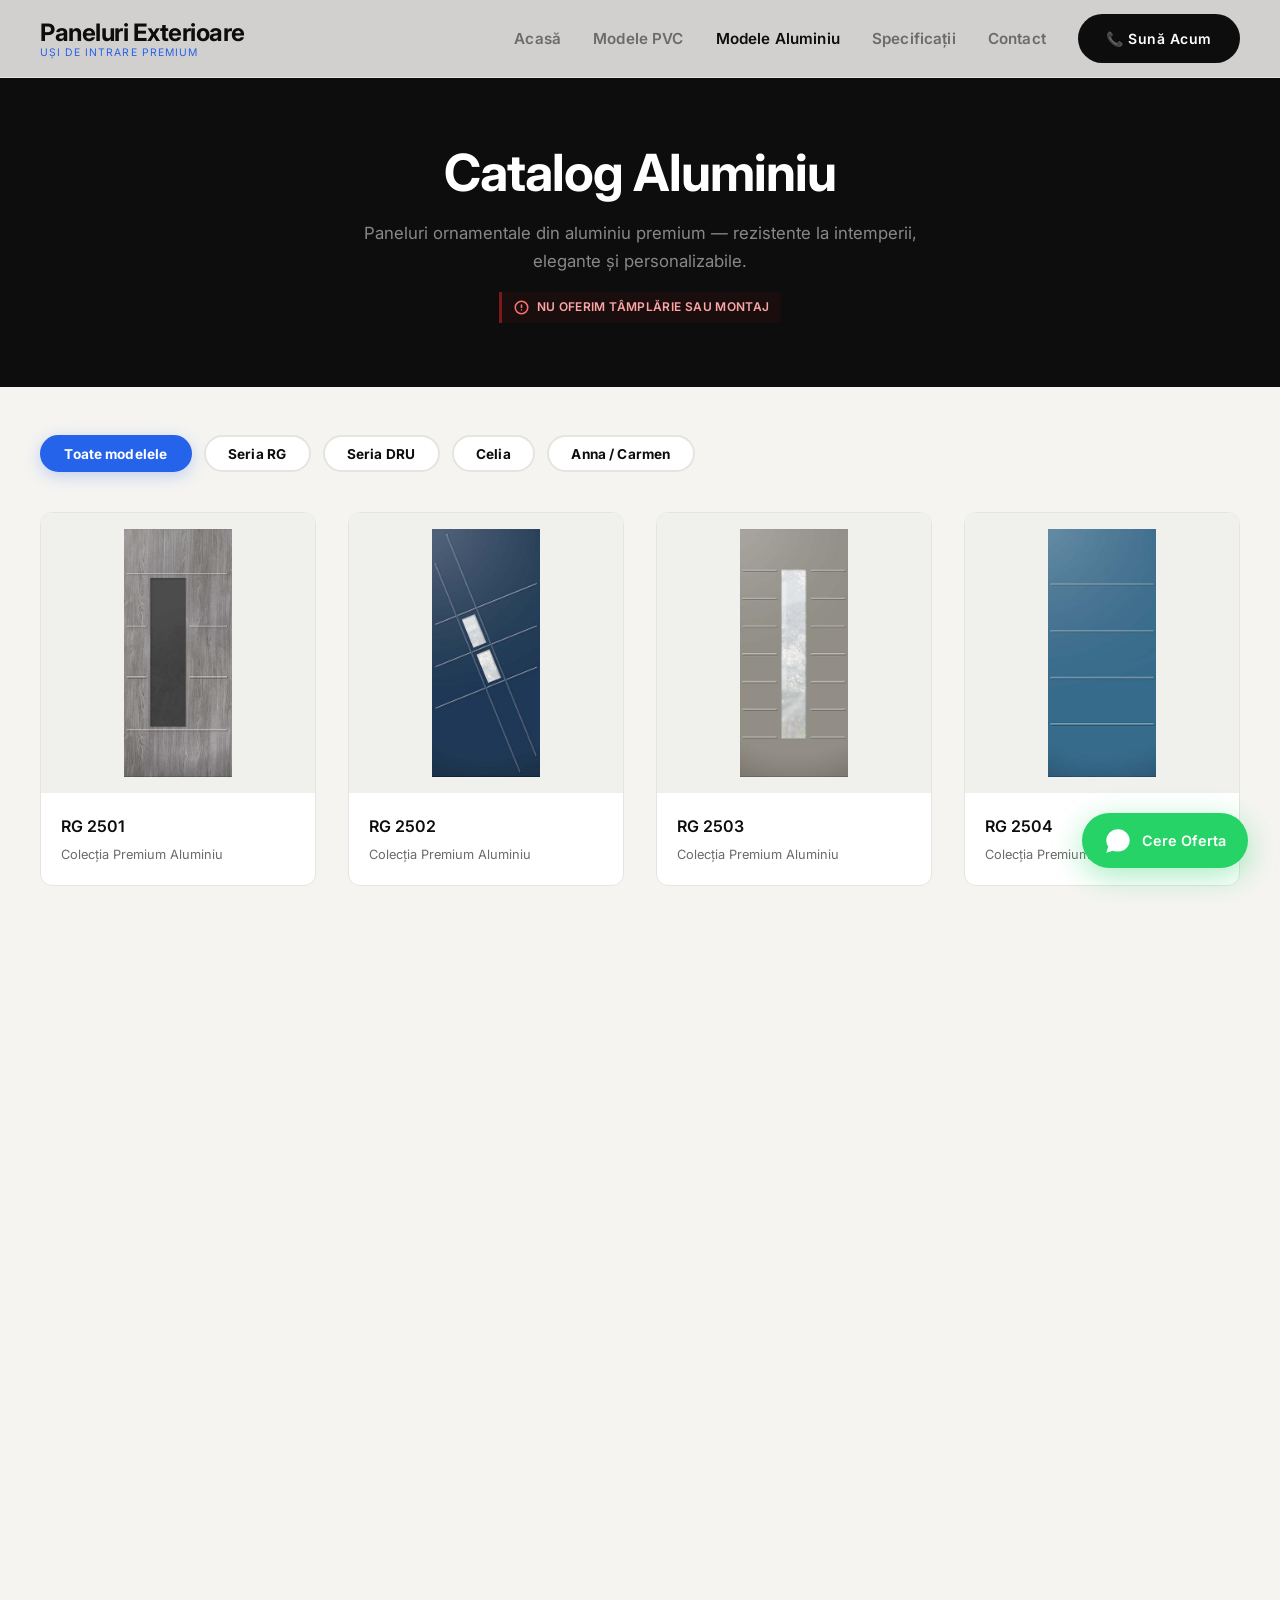
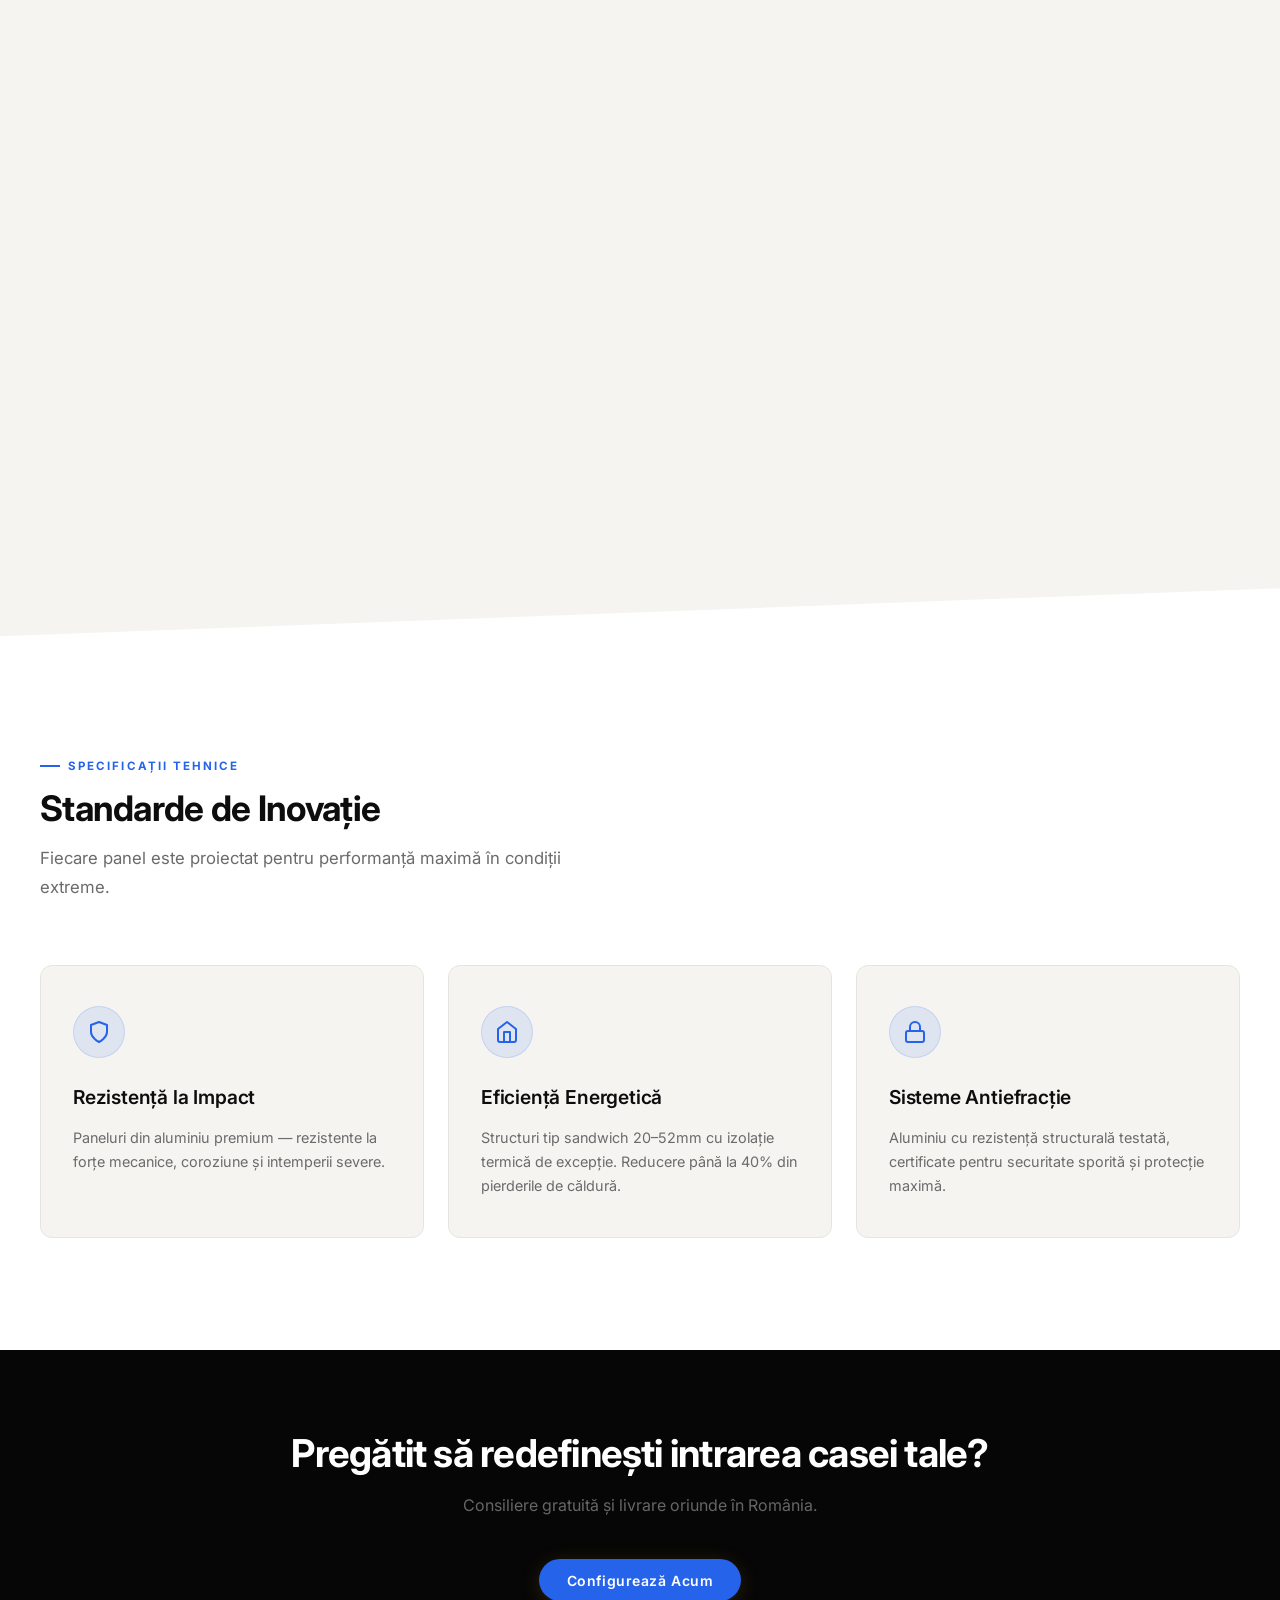
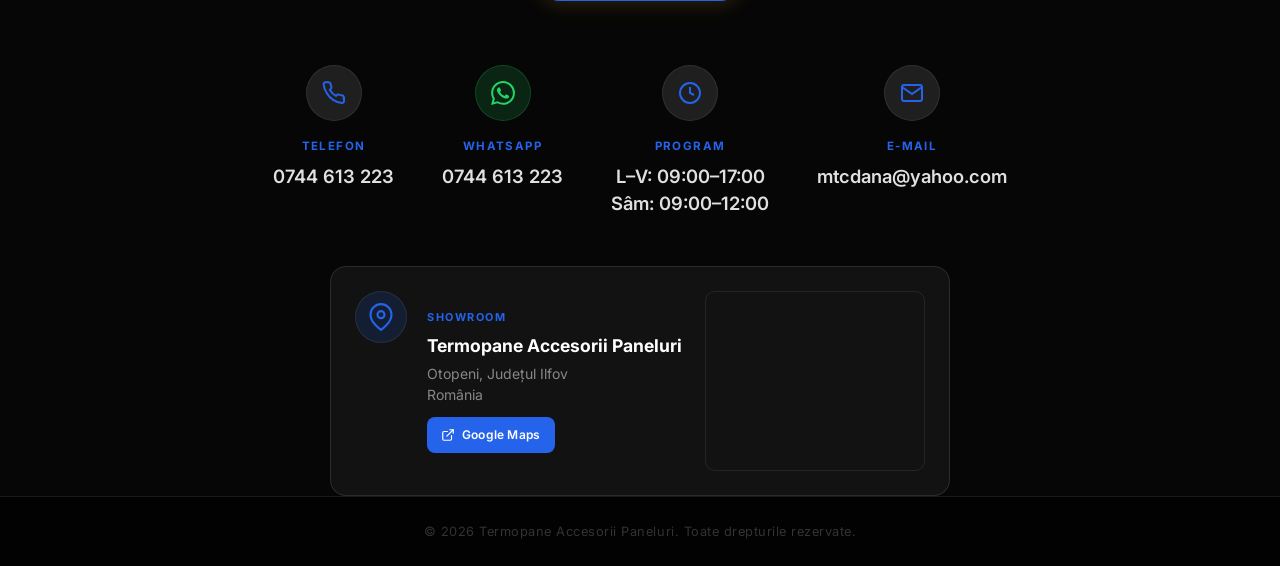
<file: website/catalog-aluminiu.html>
<!DOCTYPE html>
<html lang="ro" prefix="og: https://ogp.me/ns#">

<head>
    <meta charset="UTF-8">
    <meta name="viewport" content="width=device-width, initial-scale=1.0, viewport-fit=cover">

    <!-- ===== PRIMARY SEO ===== -->
    <title>Catalog Paneluri Ornamentale Aluminiu | Modele Premium – Termopane Accesorii Paneluri</title>
    <meta name="description" content="Catalog paneluri ornamentale aluminiu ambutisat, frezat și roluit pentru uși termopan. Modele RG, DRU, Celia Alu, Anna, Carmen. Livrare în România. ☎ 0744 613 223">
    <meta name="keywords" content="paneluri aluminiu ornamentale, paneluri usa aluminiu, seria RG aluminiu, seria DRU aluminiu, paneluri ambutisate, paneluri frezate, accesorii usi termopan aluminiu">
    <meta name="author" content="Termopane Accesorii Paneluri">
    <meta name="robots" content="index, follow, max-snippet:-1, max-image-preview:large">
    <link rel="canonical" href="https://termopaneaccesorii.ro/catalog-aluminiu.html">

    <!-- ===== OPEN GRAPH ===== -->
    <meta property="og:type" content="website">
    <meta property="og:locale" content="ro_RO">
    <meta property="og:site_name" content="Termopane Accesorii Paneluri">
    <meta property="og:url" content="https://termopaneaccesorii.ro/catalog-aluminiu.html">
    <meta property="og:title" content="Catalog Paneluri Aluminiu – Modele Premium | Termopane Accesorii Paneluri">
    <meta property="og:description" content="Paneluri ornamentale aluminiu ambutisat, frezat și roluit pentru uși termopan. Durabilitate extremă, design modern.">
    <meta property="og:image" content="https://termopaneaccesorii.ro/hero-door.png">
    <meta property="og:image:alt" content="Catalog paneluri aluminiu ornamentale pentru uși termopan">

    <!-- ===== TWITTER CARD ===== -->
    <meta name="twitter:card" content="summary_large_image">
    <meta name="twitter:title" content="Catalog Paneluri Aluminiu – Premium | Termopane Accesorii Paneluri">
    <meta name="twitter:description" content="Paneluri ornamentale aluminiu pentru uși termopan. Modele RG, DRU, Celia, Anna.">
    <meta name="twitter:image" content="https://termopaneaccesorii.ro/hero-door.png">

    <!-- ===== MOBILE ===== -->
    <meta name="theme-color" content="#0D0D0D">
    <meta name="mobile-web-app-capable" content="yes">
    <meta name="apple-mobile-web-app-capable" content="yes">
    <meta name="apple-mobile-web-app-title" content="Paneluri Aluminiu">
    <meta name="format-detection" content="telephone=yes">

    <!-- ===== FAVICON ===== -->
    <link rel="icon" type="image/svg+xml" href="favicon.svg">
    <link rel="icon" type="image/png" sizes="512x512" href="favicon.png">
    <link rel="shortcut icon" href="favicon.png">
    <link rel="apple-touch-icon" sizes="180x180" href="favicon.png">

    <!-- ===== PERFORMANCE ===== -->
    <link rel="preconnect" href="https://fonts.googleapis.com">
    <link rel="preconnect" href="https://fonts.gstatic.com" crossorigin>
    <link rel="preload" href="style.css" as="style">


    <!-- ===== FONTS + CSS ===== -->
    <link rel="preload" as="style" href="https://fonts.googleapis.com/css2?family=Inter:wght@400;500;600;700&family=Playfair+Display:ital,wght@0,400..700;1,400..700&display=swap">
    <link rel="stylesheet" href="https://fonts.googleapis.com/css2?family=Inter:wght@400;500;600;700&family=Playfair+Display:ital,wght@0,400..700;1,400..700&display=swap" media="print" onload="this.media='all'">
    <noscript>
        <link rel="stylesheet" href="https://fonts.googleapis.com/css2?family=Inter:wght@400;500;600;700&family=Playfair+Display:ital,wght@0,400..700;1,400..700&display=swap">
    </noscript>
    <link rel="stylesheet" href="style.css">

    <!-- ===== SCHEMA.ORG – BreadcrumbList ===== -->
    <script type="application/ld+json">
    {
      "@context": "https://schema.org",
      "@type": "BreadcrumbList",
      "itemListElement": [
        {"@type":"ListItem","position":1,"name":"Acasă","item":"https://termopaneaccesorii.ro/"},
        {"@type":"ListItem","position":2,"name":"Catalog Paneluri Aluminiu","item":"https://termopaneaccesorii.ro/catalog-aluminiu.html"}
      ]
    }
    </script>

    <!-- ===== SCHEMA.ORG – ItemList ===== -->
    <script type="application/ld+json">
    {
      "@context": "https://schema.org",
      "@type": "ItemList",
      "name": "Catalog Paneluri Ornamentale Aluminiu",
      "description": "Colecție completă de paneluri ornamentale din aluminiu ambutisat, frezat și roluit",
      "numberOfItems": 30,
      "url": "https://termopaneaccesorii.ro/catalog-aluminiu.html"
    }
    </script>

<body data-page="catalog-aluminiu">

    <nav class="navbar scrolled">
        <div class="container nav-container">
            <a href="index.html" class="logo">
                <span class="logo-main">Paneluri Exterioare</span>
                <span class="logo-sub">Uși de Intrare Premium</span>
            </a>
            <div class="nav-links">
                <a href="index.html">Acasă</a>
                <a href="catalog-pvc.html">Modele PVC</a>
                <a href="catalog-aluminiu.html" class="active-link">Modele Aluminiu</a>
                <a href="index.html#avantaje">Specificații</a>
                <a href="index.html#contact">Contact</a>
                <a href="tel:0744613223" class="btn btn-primary">📞 Sună Acum</a>
            </div>
        </div>
    </nav>

    <header class="catalog-header">
        <div class="container reveal">
            <h1>Catalog Aluminiu</h1>
            <p>Paneluri ornamentale din aluminiu premium — rezistente la intemperii, elegante și personalizabile.</p>
            <div class="catalog-disclaimer">
                <svg width="15" height="15" viewBox="0 0 24 24" fill="none" stroke="currentColor" stroke-width="2.5"
                    stroke-linecap="round" stroke-linejoin="round">
                    <circle cx="12" cy="12" r="10" />
                    <line x1="12" y1="8" x2="12" y2="12" />
                    <line x1="12" y1="16" x2="12.01" y2="16" />
                </svg>
                <span>Nu oferim tâmplărie sau montaj </span>
            </div>
        </div>
    </header>

    <section class="section" style="padding-top: 3rem; background: var(--c-bg);">
        <div class="container">
            <!-- Filter bar -->
            <div class="catalog-filter-bar" id="catalogFilterBar">
                <button class="filter-btn active" data-filter="all">Toate modelele</button>
                <button class="filter-btn" data-filter="rg">Seria RG</button>
                <button class="filter-btn" data-filter="dru">Seria DRU</button>
                <button class="filter-btn" data-filter="celia">Celia</button>
                <button class="filter-btn" data-filter="anna">Anna / Carmen</button>
            </div>
            <div id="catalog-grid" class="modern-catalog-grid">
                <!-- Populated by data-catalog.js -->
            </div>
        </div>
    </section>

    <!-- ===== SPECIFICAȚII TEHNICE ===== -->
    <section id="avantaje" class="features section">
        <div class="container relative z-10">
            <div class="section-title reveal">
                <div class="eyebrow">Specificații tehnice</div>
                <h2>Standarde de Inovație</h2>
                <p>Fiecare panel este proiectat pentru performanță maximă în condiții extreme.</p>
            </div>
            <div class="features-grid">
                <div class="glass-card reveal">
                    <div class="icon">
                        <svg width="24" height="24" viewBox="0 0 24 24" fill="none" stroke="currentColor"
                            stroke-width="2" stroke-linecap="round" stroke-linejoin="round">
                            <path d="M12 22s8-4 8-10V5l-8-3-8 3v7c0 6 8 10 8 10z" />
                        </svg>
                    </div>
                    <h3>Rezistență la Impact</h3>
                    <p>Paneluri din aluminiu premium — rezistente la forțe mecanice, coroziune și intemperii severe.</p>
                </div>
                <div class="glass-card reveal">
                    <div class="icon">
                        <svg width="24" height="24" viewBox="0 0 24 24" fill="none" stroke="currentColor"
                            stroke-width="2" stroke-linecap="round" stroke-linejoin="round">
                            <path d="M3 9l9-7 9 7v11a2 2 0 0 1-2 2H5a2 2 0 0 1-2-2z" />
                            <polyline points="9 22 9 12 15 12 15 22" />
                        </svg>
                    </div>
                    <h3>Eficiență Energetică</h3>
                    <p>Structuri tip sandwich 20–52mm cu izolație termică de excepție. Reducere până la 40% din
                        pierderile de căldură.</p>
                </div>
                <div class="glass-card reveal">
                    <div class="icon">
                        <svg width="24" height="24" viewBox="0 0 24 24" fill="none" stroke="currentColor"
                            stroke-width="2" stroke-linecap="round" stroke-linejoin="round">
                            <rect x="3" y="11" width="18" height="11" rx="2" ry="2"></rect>
                            <path d="M7 11V7a5 5 0 0 1 10 0v4"></path>
                        </svg>
                    </div>
                    <h3>Sisteme Antiefracție</h3>
                    <p>Aluminiu cu rezistență structurală testată, certificate pentru securitate sporită și protecție
                        maximă.</p>
                </div>
            </div>
        </div>
    </section>

    <!-- ===== FOOTER / CONTACT ===== -->
    <footer id="contact" class="footer">
        <div class="container">
            <div class="footer-cta reveal">
                <h2>Pregătit să redefinești intrarea casei tale?</h2>
                <p>Consiliere gratuită și livrare oriunde în România.</p>
                <button class="btn btn-primary cere-oferta-trigger" style="margin: 0 auto;">Configurează Acum</button>
            </div>
            <div class="contact-details reveal">
                <div class="contact-item">
                    <div class="contact-icon">
                        <svg width="20" height="20" viewBox="0 0 24 24" fill="none" stroke="currentColor"
                            stroke-width="2">
                            <path
                                d="M22 16.92v3a2 2 0 0 1-2.18 2 19.79 19.79 0 0 1-8.63-3.07A19.5 19.5 0 0 1 4.69 12 19.79 19.79 0 0 1 1.63 3.36 2 2 0 0 1 3.6 1.18h3a2 2 0 0 1 2 1.72c.127.96.361 1.903.7 2.81a2 2 0 0 1-.45 2.11L7.91 8.95a16 16 0 0 0 6 6l.86-.86a2 2 0 0 1 2.11-.45c.907.339 1.85.573 2.81.7A2 2 0 0 1 21.73 16.92z" />
                        </svg>
                    </div>
                    <span>Telefon</span>
                    <a href="tel:0744613223">0744 613 223</a>
                </div>
                <div class="contact-item">
                    <div class="contact-icon contact-icon--whatsapp">
                        <svg width="20" height="20" viewBox="0 0 24 24" fill="currentColor">
                            <path
                                d="M17.472 14.382c-.297-.149-1.758-.867-2.03-.967-.273-.099-.471-.148-.67.15-.197.297-.767.966-.94 1.164-.173.199-.347.223-.644.075-.297-.15-1.255-.463-2.39-1.475-.883-.788-1.48-1.761-1.653-2.059-.173-.297-.018-.458.13-.606.134-.133.298-.347.446-.52.149-.174.198-.298.298-.497.099-.198.05-.371-.025-.52-.075-.149-.669-1.612-.916-2.207-.242-.579-.487-.5-.669-.51-.173-.008-.371-.01-.57-.01-.198 0-.52.074-.792.372-.272.297-1.04 1.016-1.04 2.479 0 1.462 1.065 2.875 1.213 3.074.149.198 2.096 3.2 5.077 4.487.709.306 1.262.489 1.694.625.712.227 1.36.195 1.871.118.571-.085 1.758-.719 2.006-1.413.248-.694.248-1.289.173-1.413-.074-.124-.272-.198-.57-.347m-5.421 7.403h-.004a9.87 9.87 0 0 1-5.031-1.378l-.361-.214-3.741.982.998-3.648-.235-.374a9.86 9.86 0 0 1-1.51-5.26c.001-5.45 4.436-9.884 9.888-9.884 2.64 0 5.122 1.03 6.988 2.898a9.825 9.825 0 0 1 2.893 6.994c-.003 5.45-4.437 9.884-9.885 9.884m8.413-18.297A11.815 11.815 0 0 0 12.05 0C5.495 0 .16 5.335.157 11.892c0 2.096.547 4.142 1.588 5.945L.057 24l6.305-1.654a11.882 11.882 0 0 0 5.683 1.448h.005c6.554 0 11.89-5.335 11.893-11.893a11.821 11.821 0 0 0-3.48-8.413z" />
                        </svg>
                    </div>
                    <span>WhatsApp</span>
                    <a href="https://wa.me/40744613223" target="_blank">0744 613 223</a>
                </div>
                <div class="contact-item">
                    <div class="contact-icon">
                        <svg width="20" height="20" viewBox="0 0 24 24" fill="none" stroke="currentColor"
                            stroke-width="2">
                            <circle cx="12" cy="12" r="10" />
                            <polyline points="12 6 12 12 16 14" />
                        </svg>
                    </div>
                    <span>Program</span>
                    <p>L–V: 09:00–17:00<br>Sâm: 09:00–12:00</p>
                </div>
                <div class="contact-item">
                    <div class="contact-icon">
                        <svg width="20" height="20" viewBox="0 0 24 24" fill="none" stroke="currentColor"
                            stroke-width="2">
                            <path d="M4 4h16c1.1 0 2 .9 2 2v12c0 1.1-.9 2-2 2H4c-1.1 0-2-.9-2-2V6c0-1.1.9-2 2-2z" />
                            <polyline points="22,6 12,13 2,6" />
                        </svg>
                    </div>
                    <span>E-mail</span>
                    <a href="mailto:mtcdana@yahoo.com">mtcdana@yahoo.com</a>
                </div>
            </div>

            <!-- Location card -->
            <div class="location-card reveal">
                <div class="location-pin">
                    <svg width="28" height="28" viewBox="0 0 24 24" fill="none" stroke="currentColor" stroke-width="1.8"
                        stroke-linecap="round" stroke-linejoin="round">
                        <path d="M21 10c0 7-9 13-9 13s-9-6-9-13a9 9 0 0 1 18 0z" />
                        <circle cx="12" cy="10" r="3" />
                    </svg>
                </div>
                <div class="location-info">
                    <span class="location-label">Showroom</span>
                    <strong>Termopane Accesorii Paneluri</strong>
                    <p>Otopeni, Județul Ilfov<br>România</p>
                    <a href="https://www.google.com/maps/place/Termopane+Accesorii+Paneluri/@44.5511128,26.07"
                        target="_blank" rel="noopener" class="location-btn" style="margin-top: 0.75rem;">
                        <svg width="14" height="14" viewBox="0 0 24 24" fill="none" stroke="currentColor"
                            stroke-width="2" stroke-linecap="round" stroke-linejoin="round">
                            <path d="M18 13v6a2 2 0 0 1-2 2H5a2 2 0 0 1-2-2V8a2 2 0 0 1 2-2h6" />
                            <polyline points="15 3 21 3 21 9" />
                            <line x1="10" y1="14" x2="21" y2="3" />
                        </svg>
                        Google Maps
                    </a>
                </div>
                <div class="location-map-thumb">
                    <iframe
                        src="https://www.google.com/maps/embed?pb=!1m14!1m8!1m3!1d177.7027409020551!2d26.076106195105176!3d44.55111283494904!3m2!1i1024!2i768!4f13.1!3m3!1m2!1s0x40b21dde45029705%3A0x5b52efa6216f22be!2sTermopane%20Accesorii%20Paneluri!5e0!3m2!1sen!2sro!4v1775204832389!5m2!1sen!2sro"
                        style="border:0; width:100%; height:100%; display:block;" allowfullscreen="" loading="lazy"
                        referrerpolicy="no-referrer-when-downgrade" title="Termopane Accesorii Paneluri pe Google Maps">
                    </iframe>
                </div>
            </div>

        </div>
        <div class="footer-bottom">
            <p>&copy; 2026 Termopane Accesorii Paneluri. Toate drepturile rezervate.</p>
        </div>
    </footer>

    <script src="data-catalog.js"></script>
    <script src="main.js"></script>
</body>

</html>
</file>
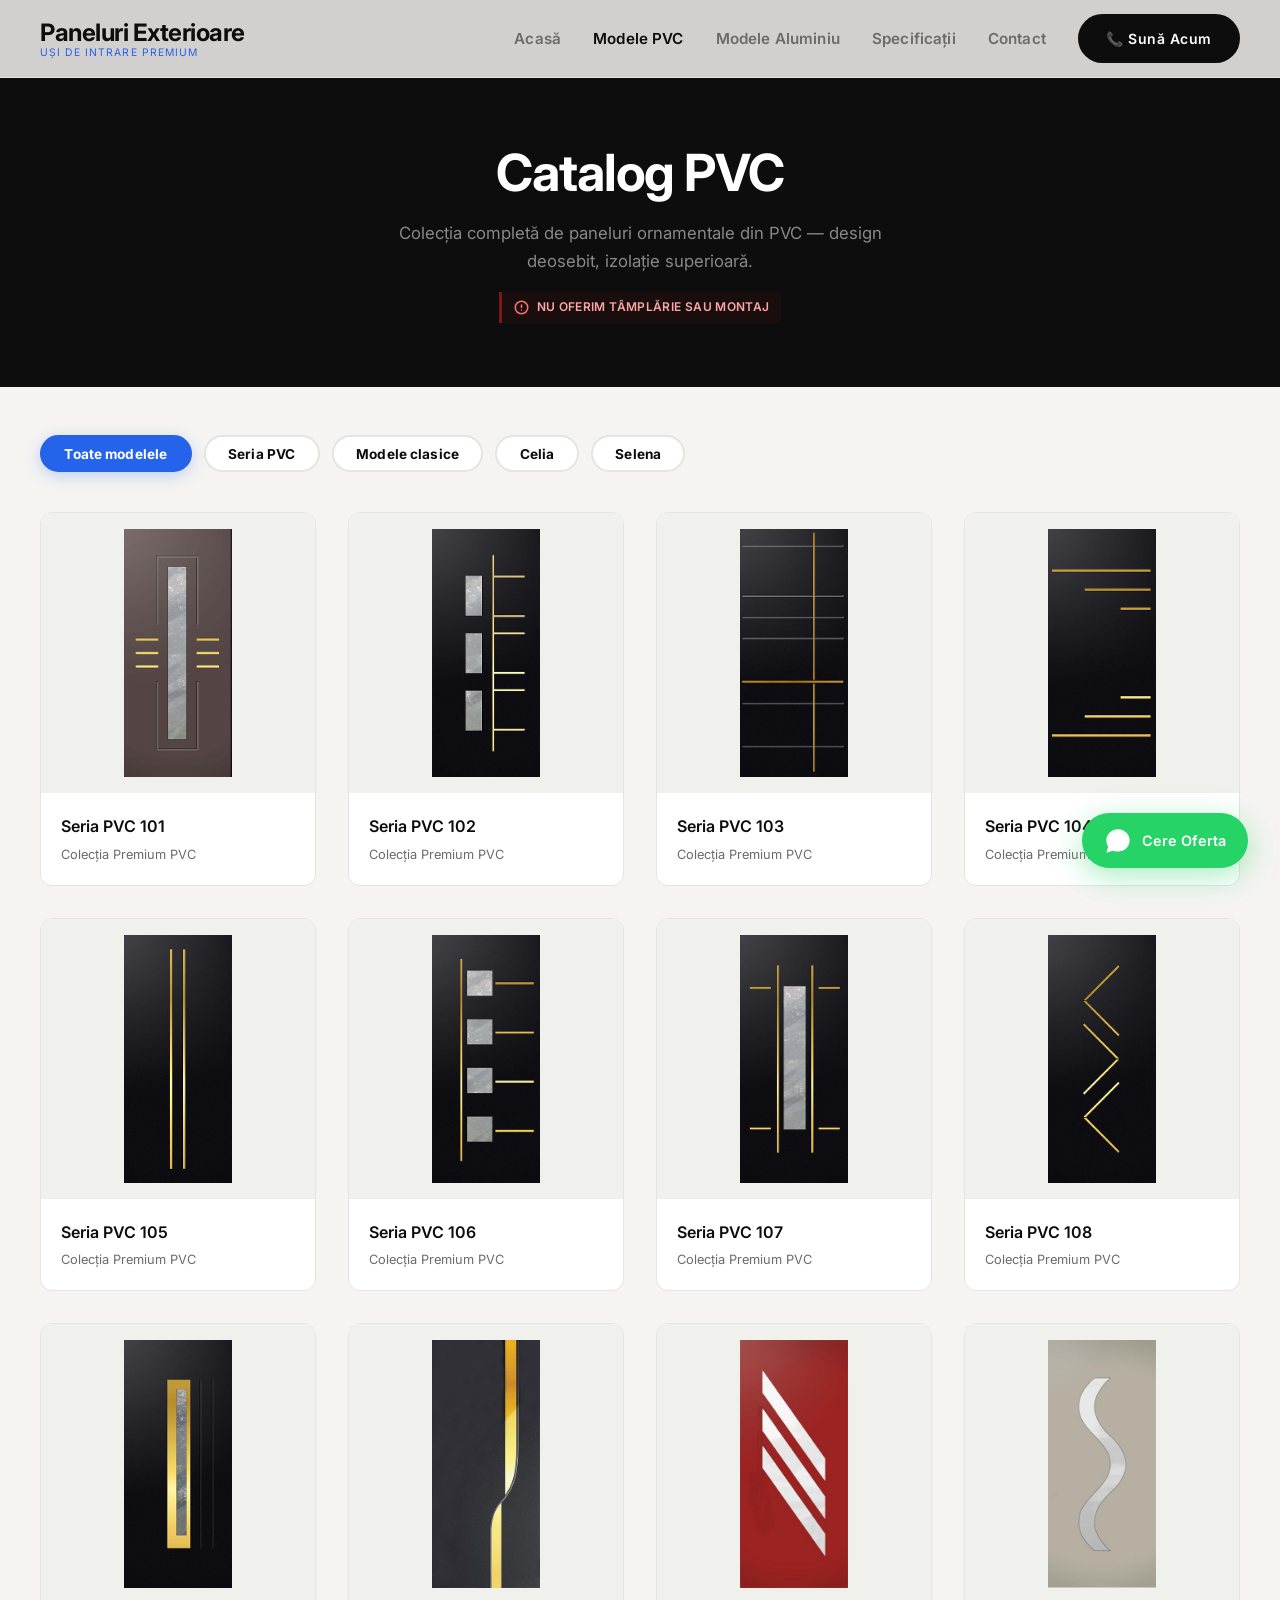
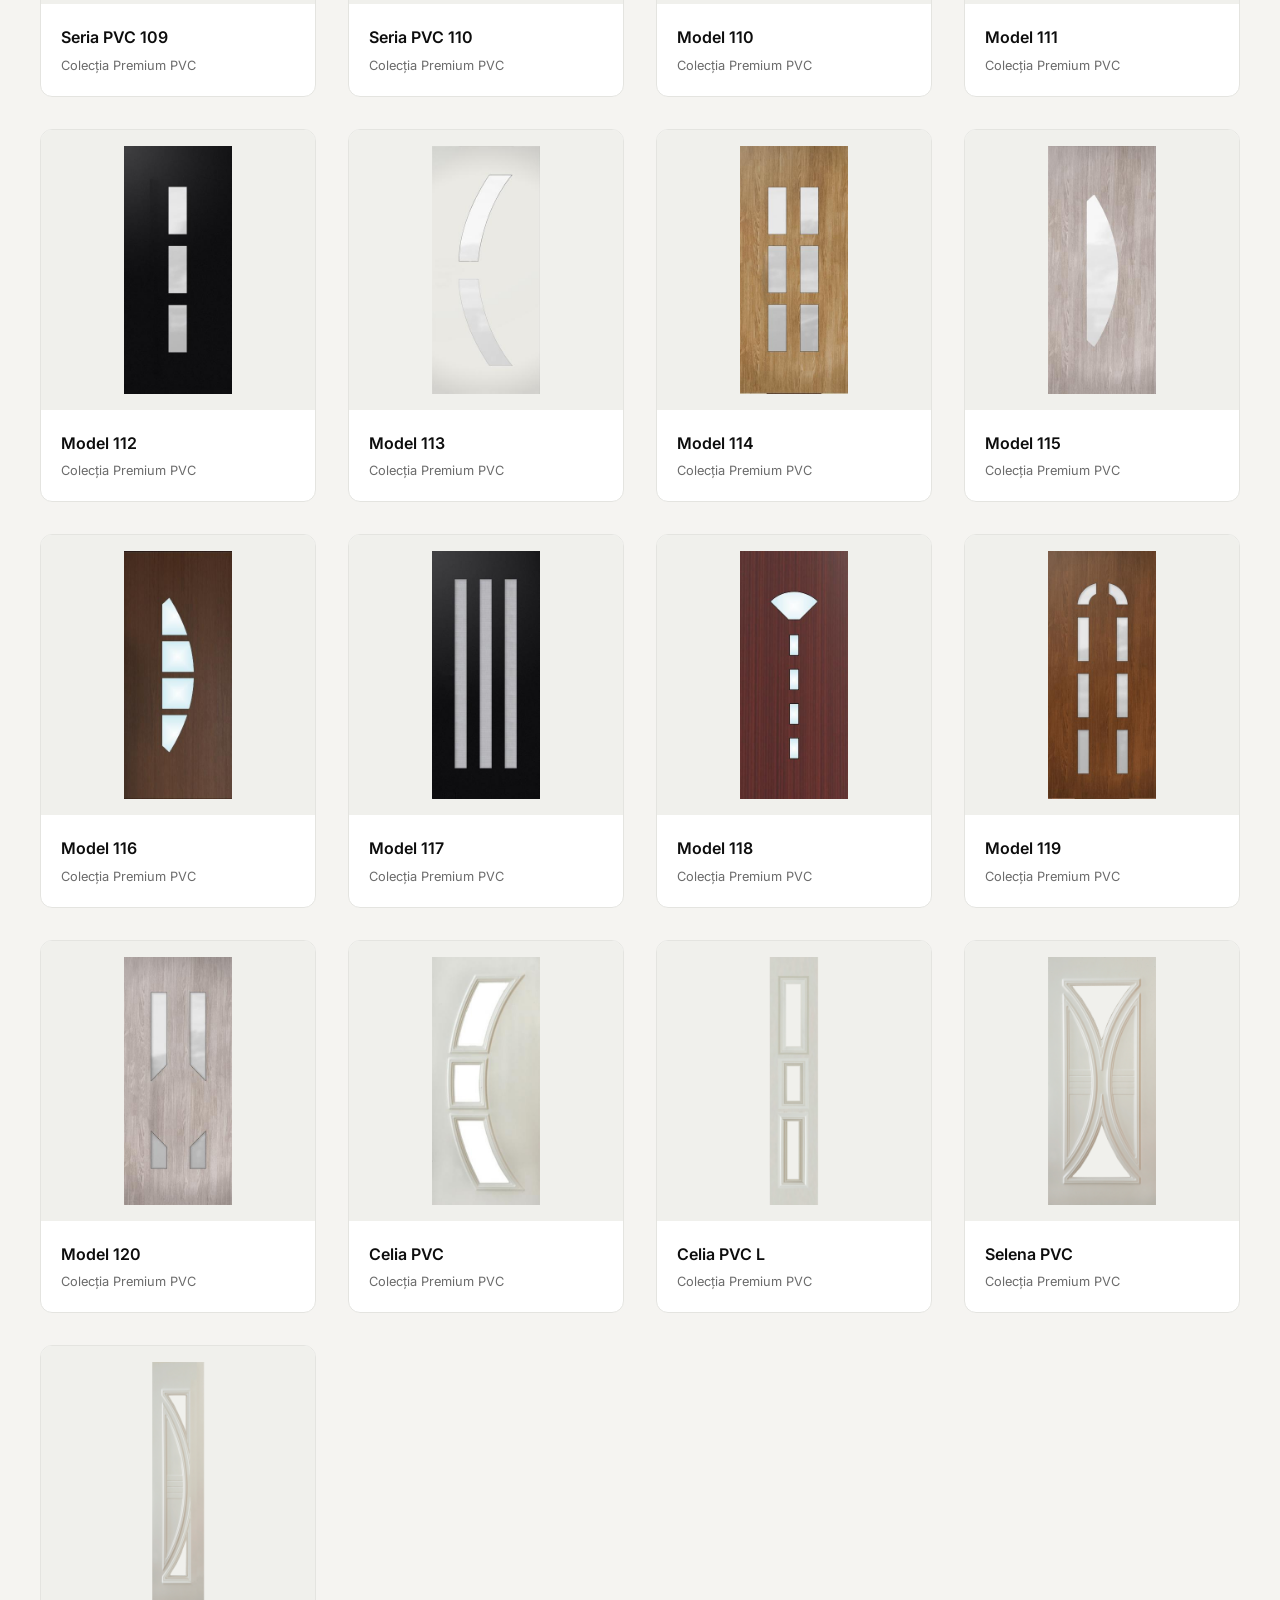
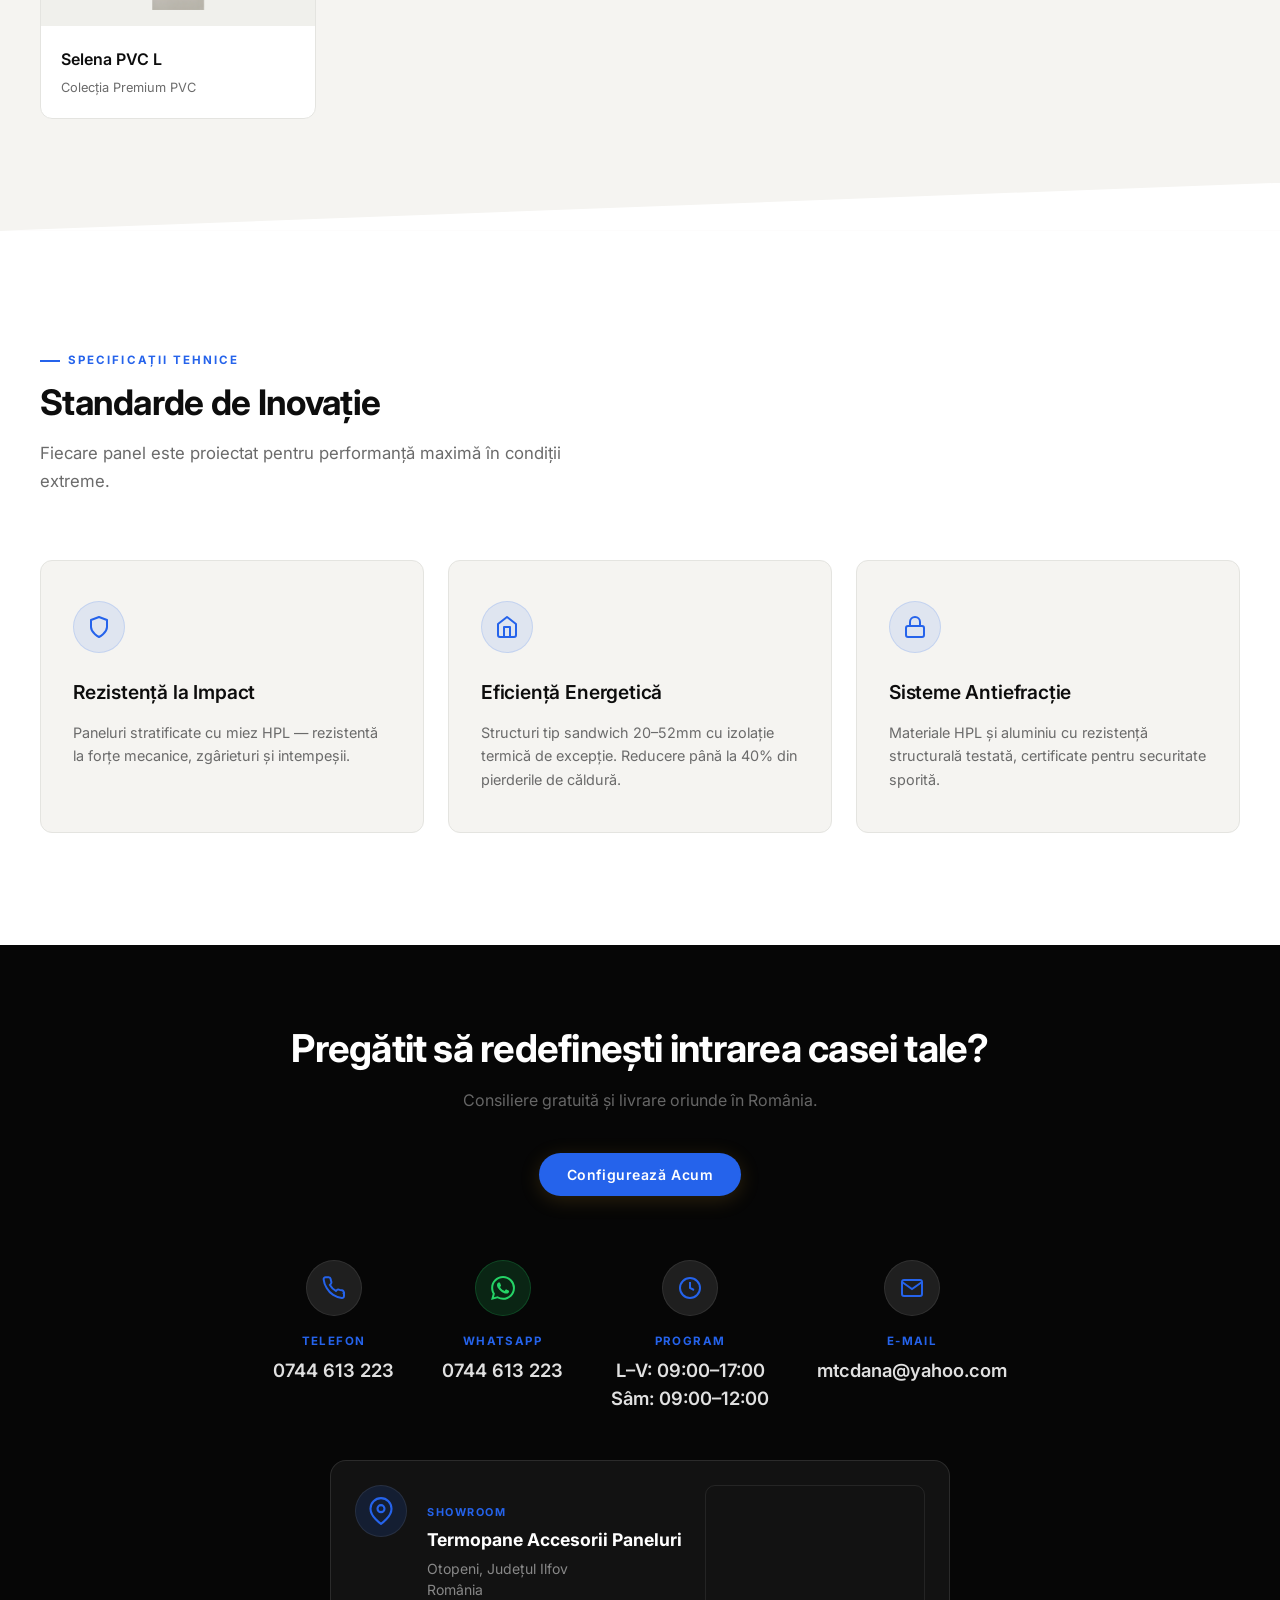
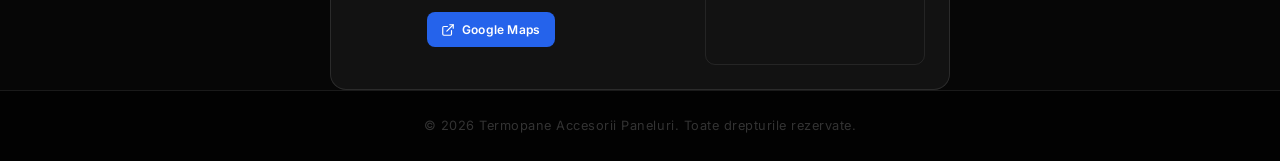
<file: website/catalog-pvc.html>
<!DOCTYPE html>
<html lang="ro" prefix="og: https://ogp.me/ns#">

<head>
    <meta charset="UTF-8">
    <meta name="viewport" content="width=device-width, initial-scale=1.0, viewport-fit=cover">

    <!-- ===== PRIMARY SEO ===== -->
    <title>Catalog Paneluri Ornamentale PVC | 45+ Modele Premium – Termopane Accesorii Paneluri</title>
    <meta name="description" content="Catalog complet paneluri ornamentale PVC termoformate pentru uși termopan. 45+ modele: Celia, Selena, Diana, Sofia și altele. Livrare în România. ☎ 0744 613 223">
    <meta name="keywords" content="paneluri PVC ornamentale, paneluri usa PVC, seria Celia PVC, seria Selena PVC, paneluri termoformate, accesorii usi termopan PVC">
    <meta name="author" content="Termopane Accesorii Paneluri">
    <meta name="robots" content="index, follow, max-snippet:-1, max-image-preview:large">
    <link rel="canonical" href="https://termopaneaccesorii.ro/catalog-pvc.html">

    <!-- ===== OPEN GRAPH ===== -->
    <meta property="og:type" content="website">
    <meta property="og:locale" content="ro_RO">
    <meta property="og:site_name" content="Termopane Accesorii Paneluri">
    <meta property="og:url" content="https://termopaneaccesorii.ro/catalog-pvc.html">
    <meta property="og:title" content="Catalog Paneluri PVC – 45+ Modele | Termopane Accesorii Paneluri">
    <meta property="og:description" content="Catalog paneluri ornamentale PVC termoformate pentru uși termopan exterior. Modele premium, livrare în România.">
    <meta property="og:image" content="https://termopaneaccesorii.ro/hero-door.png">
    <meta property="og:image:alt" content="Catalog paneluri PVC ornamentale pentru uși termopan">

    <!-- ===== TWITTER CARD ===== -->
    <meta name="twitter:card" content="summary_large_image">
    <meta name="twitter:title" content="Catalog Paneluri PVC – 45+ Modele | Termopane Accesorii Paneluri">
    <meta name="twitter:description" content="Paneluri ornamentale PVC pentru uși termopan. 45+ modele premium.">
    <meta name="twitter:image" content="https://termopaneaccesorii.ro/hero-door.png">

    <!-- ===== MOBILE ===== -->
    <meta name="theme-color" content="#0D0D0D">
    <meta name="mobile-web-app-capable" content="yes">
    <meta name="apple-mobile-web-app-capable" content="yes">
    <meta name="apple-mobile-web-app-title" content="Paneluri PVC">
    <meta name="format-detection" content="telephone=yes">

    <!-- ===== FAVICON ===== -->
    <link rel="icon" type="image/svg+xml" href="favicon.svg">
    <link rel="icon" type="image/png" sizes="512x512" href="favicon.png">
    <link rel="shortcut icon" href="favicon.png">
    <link rel="apple-touch-icon" sizes="180x180" href="favicon.png">

    <!-- ===== PERFORMANCE ===== -->
    <link rel="preconnect" href="https://fonts.googleapis.com">
    <link rel="preconnect" href="https://fonts.gstatic.com" crossorigin>
    <link rel="preload" href="style.css" as="style">


    <!-- ===== FONTS + CSS ===== -->
    <link rel="preload" as="style" href="https://fonts.googleapis.com/css2?family=Inter:wght@400;500;600;700&family=Playfair+Display:ital,wght@0,400..700;1,400..700&display=swap">
    <link rel="stylesheet" href="https://fonts.googleapis.com/css2?family=Inter:wght@400;500;600;700&family=Playfair+Display:ital,wght@0,400..700;1,400..700&display=swap" media="print" onload="this.media='all'">
    <noscript>
        <link rel="stylesheet" href="https://fonts.googleapis.com/css2?family=Inter:wght@400;500;600;700&family=Playfair+Display:ital,wght@0,400..700;1,400..700&display=swap">
    </noscript>
    <link rel="stylesheet" href="style.css">

    <!-- ===== SCHEMA.ORG – BreadcrumbList ===== -->
    <script type="application/ld+json">
    {
      "@context": "https://schema.org",
      "@type": "BreadcrumbList",
      "itemListElement": [
        {"@type":"ListItem","position":1,"name":"Acasă","item":"https://termopaneaccesorii.ro/"},
        {"@type":"ListItem","position":2,"name":"Catalog Paneluri PVC","item":"https://termopaneaccesorii.ro/catalog-pvc.html"}
      ]
    }
    </script>

    <!-- ===== SCHEMA.ORG – ItemList (catalog) ===== -->
    <script type="application/ld+json">
    {
      "@context": "https://schema.org",
      "@type": "ItemList",
      "name": "Catalog Paneluri Ornamentale PVC",
      "description": "Colecție completă de paneluri ornamentale PVC termoformate pentru uși",
      "numberOfItems": 45,
      "url": "https://termopaneaccesorii.ro/catalog-pvc.html"
    }
    </script>

<body data-page="catalog-pvc">

    <nav class="navbar scrolled">
        <div class="container nav-container">
            <a href="index.html" class="logo">
                <span class="logo-main">Paneluri Exterioare</span>
                <span class="logo-sub">Uși de Intrare Premium</span>
            </a>
            <div class="nav-links">
                <a href="index.html">Acasă</a>
                <a href="catalog-pvc.html" class="active-link">Modele PVC</a>
                <a href="catalog-aluminiu.html">Modele Aluminiu</a>
                <a href="index.html#avantaje">Specificații</a>
                <a href="index.html#contact">Contact</a>
                <a href="tel:0744613223" class="btn btn-primary">📞 Sună Acum</a>
            </div>
        </div>
    </nav>

    <header class="catalog-header">
        <div class="container reveal">
            <h1>Catalog PVC</h1>
            <p>Colecția completă de paneluri ornamentale din PVC — design deosebit, izolație superioară.</p>
            <div class="catalog-disclaimer">
                <svg width="15" height="15" viewBox="0 0 24 24" fill="none" stroke="currentColor" stroke-width="2.5"
                    stroke-linecap="round" stroke-linejoin="round">
                    <circle cx="12" cy="12" r="10" />
                    <line x1="12" y1="8" x2="12" y2="12" />
                    <line x1="12" y1="16" x2="12.01" y2="16" />
                </svg>
                <span>Nu oferim tâmplărie sau montaj</span>
            </div>
        </div>
    </header>

    <section class="section" style="padding-top: 3rem; background: var(--c-bg);">
        <div class="container">
            <!-- Filter bar -->
            <div class="catalog-filter-bar" id="catalogFilterBar">
                <button class="filter-btn active" data-filter="all">Toate modelele</button>
                <button class="filter-btn" data-filter="seria pvc">Seria PVC</button>
                <button class="filter-btn" data-filter="model">Modele clasice</button>
                <button class="filter-btn" data-filter="celia">Celia</button>
                <button class="filter-btn" data-filter="selena">Selena</button>
            </div>
            <div id="catalog-grid" class="modern-catalog-grid">
                <!-- Populated by data-catalog.js -->
            </div>
        </div>
    </section>

    <!-- ===== SPECIFICAȚII TEHNICE ===== -->
    <section id="avantaje" class="features section">
        <div class="container relative z-10">
            <div class="section-title reveal">
                <div class="eyebrow">Specificații tehnice</div>
                <h2>Standarde de Inovație</h2>
                <p>Fiecare panel este proiectat pentru performanță maximă în condiții extreme.</p>
            </div>
            <div class="features-grid">
                <div class="glass-card reveal">
                    <div class="icon">
                        <svg width="24" height="24" viewBox="0 0 24 24" fill="none" stroke="currentColor"
                            stroke-width="2" stroke-linecap="round" stroke-linejoin="round">
                            <path d="M12 22s8-4 8-10V5l-8-3-8 3v7c0 6 8 10 8 10z" />
                        </svg>
                    </div>
                    <h3>Rezistență la Impact</h3>
                    <p>Paneluri stratificate cu miez HPL — rezistentă la forțe mecanice, zgârieturi și intempeșii.</p>
                </div>
                <div class="glass-card reveal">
                    <div class="icon">
                        <svg width="24" height="24" viewBox="0 0 24 24" fill="none" stroke="currentColor"
                            stroke-width="2" stroke-linecap="round" stroke-linejoin="round">
                            <path d="M3 9l9-7 9 7v11a2 2 0 0 1-2 2H5a2 2 0 0 1-2-2z" />
                            <polyline points="9 22 9 12 15 12 15 22" />
                        </svg>
                    </div>
                    <h3>Eficiență Energetică</h3>
                    <p>Structuri tip sandwich 20–52mm cu izolație termică de excepție. Reducere până la 40% din
                        pierderile de căldură.</p>
                </div>
                <div class="glass-card reveal">
                    <div class="icon">
                        <svg width="24" height="24" viewBox="0 0 24 24" fill="none" stroke="currentColor"
                            stroke-width="2" stroke-linecap="round" stroke-linejoin="round">
                            <rect x="3" y="11" width="18" height="11" rx="2" ry="2"></rect>
                            <path d="M7 11V7a5 5 0 0 1 10 0v4"></path>
                        </svg>
                    </div>
                    <h3>Sisteme Antiefracție</h3>
                    <p>Materiale HPL și aluminiu cu rezistență structurală testată, certificate pentru securitate
                        sporită.</p>
                </div>
            </div>
        </div>
    </section>

    <!-- ===== FOOTER / CONTACT ===== -->
    <footer id="contact" class="footer">
        <div class="container">
            <div class="footer-cta reveal">
                <h2>Pregătit să redefinești intrarea casei tale?</h2>
                <p>Consiliere gratuită și livrare oriunde în România.</p>
                <button class="btn btn-primary cere-oferta-trigger" style="margin: 0 auto;">Configurează Acum</button>
            </div>
            <div class="contact-details reveal">
                <div class="contact-item">
                    <div class="contact-icon">
                        <svg width="20" height="20" viewBox="0 0 24 24" fill="none" stroke="currentColor"
                            stroke-width="2">
                            <path
                                d="M22 16.92v3a2 2 0 0 1-2.18 2 19.79 19.79 0 0 1-8.63-3.07A19.5 19.5 0 0 1 4.69 12 19.79 19.79 0 0 1 1.63 3.36 2 2 0 0 1 3.6 1.18h3a2 2 0 0 1 2 1.72c.127.96.361 1.903.7 2.81a2 2 0 0 1-.45 2.11L7.91 8.95a16 16 0 0 0 6 6l.86-.86a2 2 0 0 1 2.11-.45c.907.339 1.85.573 2.81.7A2 2 0 0 1 21.73 16.92z" />
                        </svg>
                    </div>
                    <span>Telefon</span>
                    <a href="tel:0744613223">0744 613 223</a>
                </div>
                <div class="contact-item">
                    <div class="contact-icon contact-icon--whatsapp">
                        <svg width="20" height="20" viewBox="0 0 24 24" fill="currentColor">
                            <path
                                d="M17.472 14.382c-.297-.149-1.758-.867-2.03-.967-.273-.099-.471-.148-.67.15-.197.297-.767.966-.94 1.164-.173.199-.347.223-.644.075-.297-.15-1.255-.463-2.39-1.475-.883-.788-1.48-1.761-1.653-2.059-.173-.297-.018-.458.13-.606.134-.133.298-.347.446-.52.149-.174.198-.298.298-.497.099-.198.05-.371-.025-.52-.075-.149-.669-1.612-.916-2.207-.242-.579-.487-.5-.669-.51-.173-.008-.371-.01-.57-.01-.198 0-.52.074-.792.372-.272.297-1.04 1.016-1.04 2.479 0 1.462 1.065 2.875 1.213 3.074.149.198 2.096 3.2 5.077 4.487.709.306 1.262.489 1.694.625.712.227 1.36.195 1.871.118.571-.085 1.758-.719 2.006-1.413.248-.694.248-1.289.173-1.413-.074-.124-.272-.198-.57-.347m-5.421 7.403h-.004a9.87 9.87 0 0 1-5.031-1.378l-.361-.214-3.741.982.998-3.648-.235-.374a9.86 9.86 0 0 1-1.51-5.26c.001-5.45 4.436-9.884 9.888-9.884 2.64 0 5.122 1.03 6.988 2.898a9.825 9.825 0 0 1 2.893 6.994c-.003 5.45-4.437 9.884-9.885 9.884m8.413-18.297A11.815 11.815 0 0 0 12.05 0C5.495 0 .16 5.335.157 11.892c0 2.096.547 4.142 1.588 5.945L.057 24l6.305-1.654a11.882 11.882 0 0 0 5.683 1.448h.005c6.554 0 11.89-5.335 11.893-11.893a11.821 11.821 0 0 0-3.48-8.413z" />
                        </svg>
                    </div>
                    <span>WhatsApp</span>
                    <a href="https://wa.me/40744613223" target="_blank">0744 613 223</a>
                </div>
                <div class="contact-item">
                    <div class="contact-icon">
                        <svg width="20" height="20" viewBox="0 0 24 24" fill="none" stroke="currentColor"
                            stroke-width="2">
                            <circle cx="12" cy="12" r="10" />
                            <polyline points="12 6 12 12 16 14" />
                        </svg>
                    </div>
                    <span>Program</span>
                    <p>L–V: 09:00–17:00<br>Sâm: 09:00–12:00</p>
                </div>
                <div class="contact-item">
                    <div class="contact-icon">
                        <svg width="20" height="20" viewBox="0 0 24 24" fill="none" stroke="currentColor"
                            stroke-width="2">
                            <path d="M4 4h16c1.1 0 2 .9 2 2v12c0 1.1-.9 2-2 2H4c-1.1 0-2-.9-2-2V6c0-1.1.9-2 2-2z" />
                            <polyline points="22,6 12,13 2,6" />
                        </svg>
                    </div>
                    <span>E-mail</span>
                    <a href="mailto:mtcdana@yahoo.com">mtcdana@yahoo.com</a>
                </div>
            </div>

            <!-- Location card -->
            <div class="location-card reveal">
                <div class="location-pin">
                    <svg width="28" height="28" viewBox="0 0 24 24" fill="none" stroke="currentColor" stroke-width="1.8"
                        stroke-linecap="round" stroke-linejoin="round">
                        <path d="M21 10c0 7-9 13-9 13s-9-6-9-13a9 9 0 0 1 18 0z" />
                        <circle cx="12" cy="10" r="3" />
                    </svg>
                </div>
                <div class="location-info">
                    <span class="location-label">Showroom</span>
                    <strong>Termopane Accesorii Paneluri</strong>
                    <p>Otopeni, Județul Ilfov<br>România</p>
                    <a href="https://www.google.com/maps/place/Termopane+Accesorii+Paneluri/@44.5511128,26.07"
                        target="_blank" rel="noopener" class="location-btn" style="margin-top: 0.75rem;">
                        <svg width="14" height="14" viewBox="0 0 24 24" fill="none" stroke="currentColor"
                            stroke-width="2" stroke-linecap="round" stroke-linejoin="round">
                            <path d="M18 13v6a2 2 0 0 1-2 2H5a2 2 0 0 1-2-2V8a2 2 0 0 1 2-2h6" />
                            <polyline points="15 3 21 3 21 9" />
                            <line x1="10" y1="14" x2="21" y2="3" />
                        </svg>
                        Google Maps
                    </a>
                </div>
                <div class="location-map-thumb">
                    <iframe
                        src="https://www.google.com/maps/embed?pb=!1m14!1m8!1m3!1d177.7027409020551!2d26.076106195105176!3d44.55111283494904!3m2!1i1024!2i768!4f13.1!3m3!1m2!1s0x40b21dde45029705%3A0x5b52efa6216f22be!2sTermopane%20Accesorii%20Paneluri!5e0!3m2!1sen!2sro!4v1775204832389!5m2!1sen!2sro"
                        style="border:0; width:100%; height:100%; display:block;" allowfullscreen="" loading="lazy"
                        referrerpolicy="no-referrer-when-downgrade" title="Termopane Accesorii Paneluri pe Google Maps">
                    </iframe>
                </div>
            </div>

        </div>
        <div class="footer-bottom">
            <p>&copy; 2026 Termopane Accesorii Paneluri. Toate drepturile rezervate.</p>
        </div>
    </footer>

    <script src="data-catalog.js"></script>
    <script src="main.js"></script>
</body>

</html>
</file>
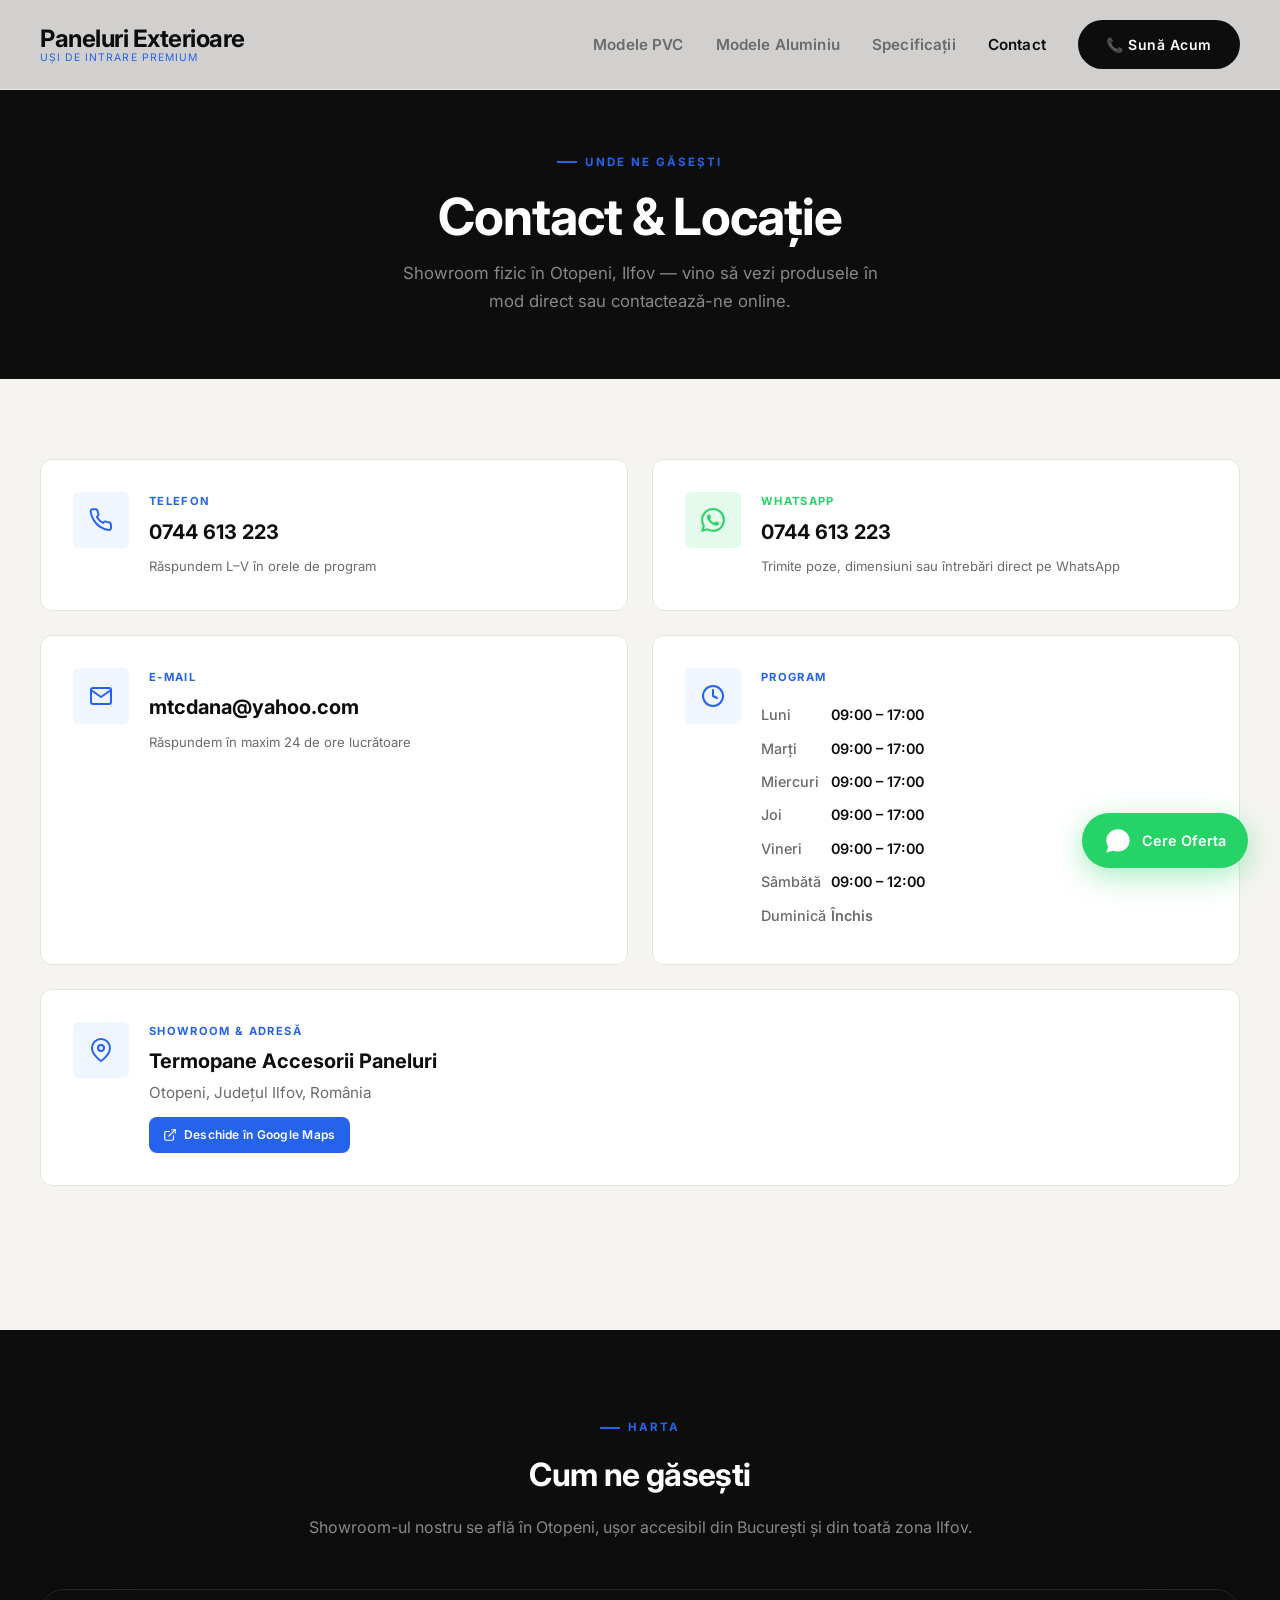
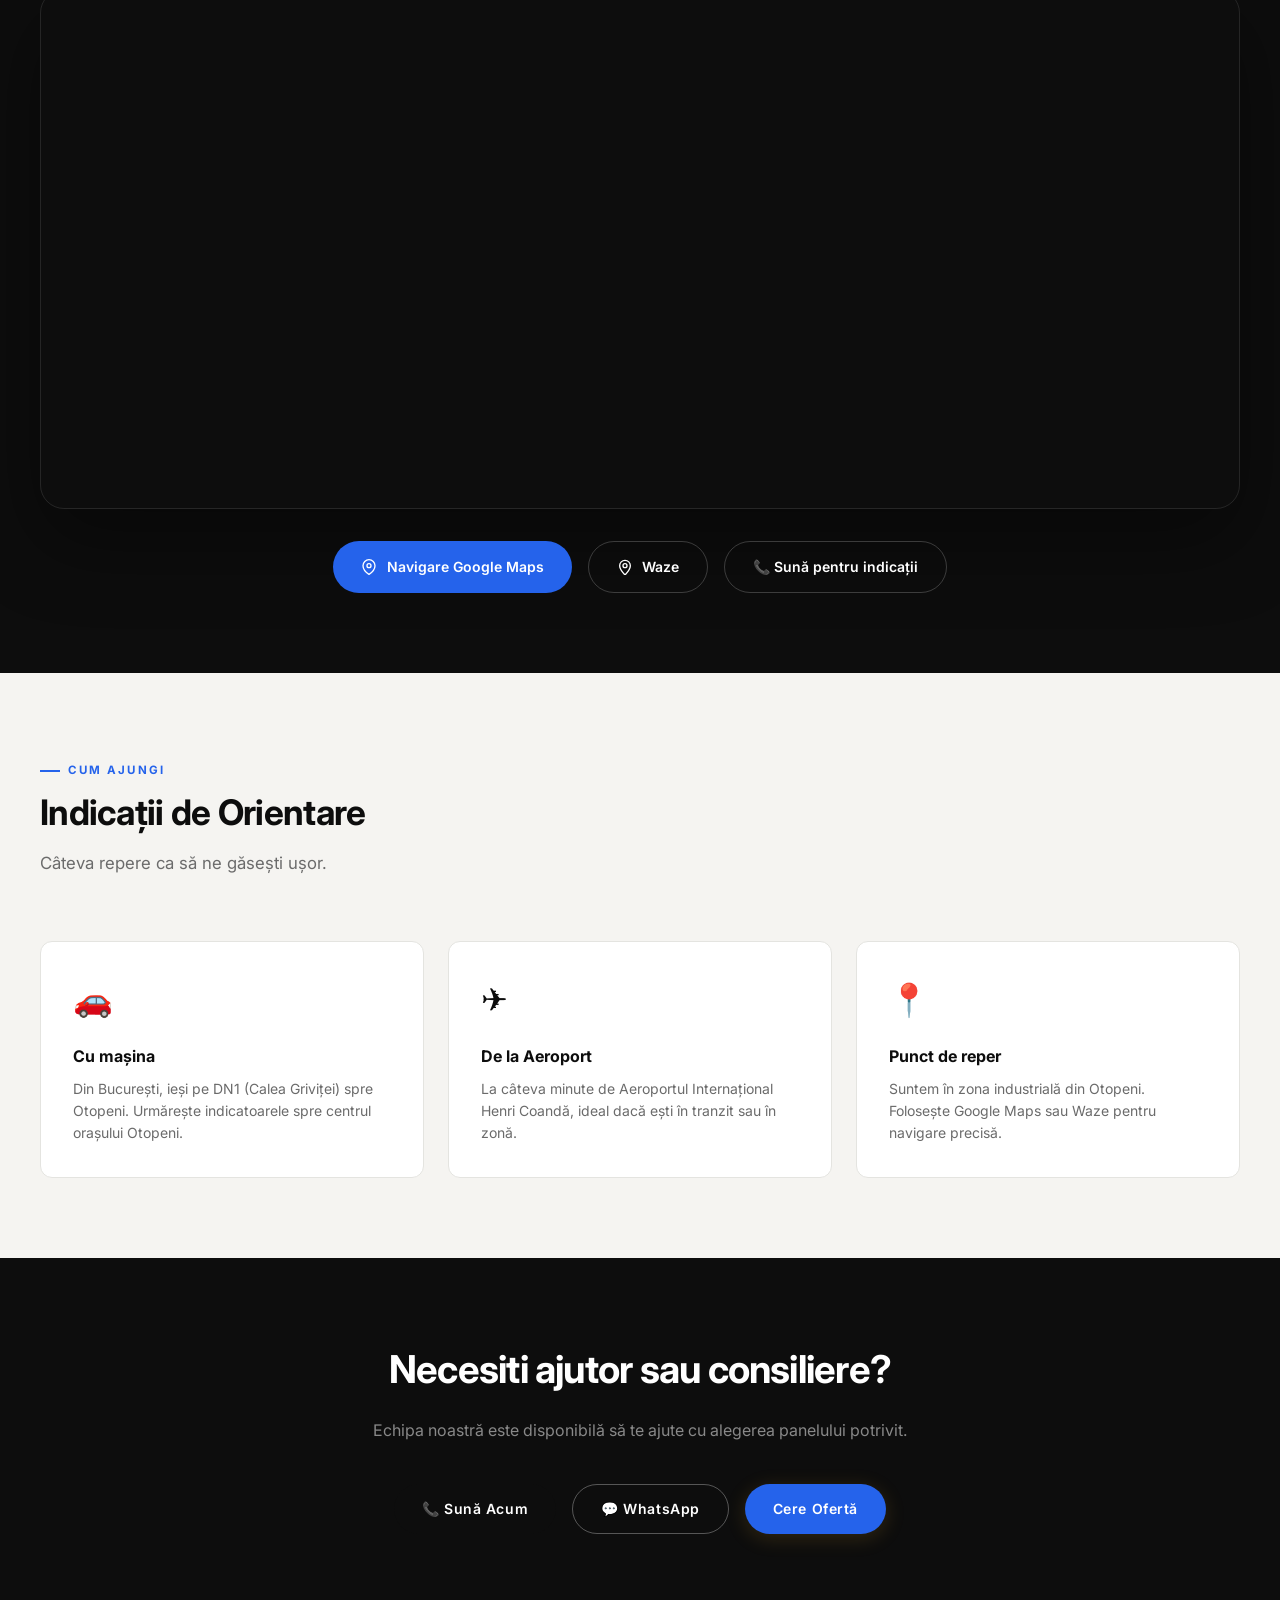
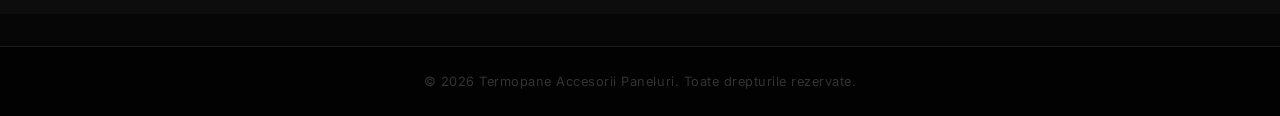
<file: website/contact.html>
<!DOCTYPE html>
<html lang="ro">

<head>
    <meta charset="UTF-8">
    <meta name="viewport" content="width=device-width, initial-scale=1.0">
    <meta name="description"
        content="Găsește-ne la showroom-ul din Otopeni, Ilfov. Harta, program, telefon și WhatsApp — Termopane Accesorii Paneluri.">
    <meta property="og:title" content="Contact & Locație | Termopane Accesorii Paneluri">
    <meta property="og:description" content="Showroom Otopeni, Ilfov. Program L–V 09:00–17:00, Sâm 09:00–12:00.">
    <title>Contact & Locație | Termopane Accesorii Paneluri</title>
    <link rel="icon" type="image/svg+xml" href="favicon.svg">
    <link rel="icon" type="image/png" sizes="512x512" href="favicon.png">
    <link rel="shortcut icon" href="favicon.png">
    <link rel="apple-touch-icon" sizes="180x180" href="favicon.png">
    <meta name="theme-color" content="#1a1a1a">
    <link rel="preconnect" href="https://fonts.googleapis.com">
    <link rel="preconnect" href="https://fonts.gstatic.com" crossorigin>
    <link rel="preload" as="style" href="https://fonts.googleapis.com/css2?family=Inter:wght@400;500;600;700&family=Playfair+Display:ital,wght@0,400..700;1,400..700&display=swap">
    <link rel="stylesheet" href="https://fonts.googleapis.com/css2?family=Inter:wght@400;500;600;700&family=Playfair+Display:ital,wght@0,400..700;1,400..700&display=swap" media="print" onload="this.media='all'">
    <noscript>
        <link rel="stylesheet" href="https://fonts.googleapis.com/css2?family=Inter:wght@400;500;600;700&family=Playfair+Display:ital,wght@0,400..700;1,400..700&display=swap">
    </noscript>
    <link rel="stylesheet" href="style.css">
    <style>
        /* ===== CONTACT PAGE SPECIFIC ===== */
        .contact-page-hero {
            background: var(--c-dark);
            padding-top: 9rem;
            padding-bottom: 4rem;
            text-align: center;
        }
        .contact-page-hero .eyebrow {
            display: inline-flex; align-items: center; gap: 0.5rem;
            font-size: 0.72rem; text-transform: uppercase; letter-spacing: 0.18em;
            color: var(--c-accent); font-weight: 700; margin-bottom: 1rem;
        }
        .contact-page-hero .eyebrow::before {
            content: ''; display: block; width: 20px; height: 2px; background: var(--c-accent);
        }
        .contact-page-hero h1 {
            font-size: clamp(2rem, 4vw, 3.25rem);
            color: #fff; font-weight: 700; letter-spacing: -0.02em; line-height: 1.1;
            margin-bottom: 1rem;
        }
        .contact-page-hero p {
            color: #888; font-size: 1.05rem; max-width: 480px; margin: 0 auto;
        }

        /* Info cards row */
        .contact-info-section {
            background: var(--c-bg);
            padding: 5rem 0;
        }
        .contact-cards-grid {
            display: grid;
            grid-template-columns: repeat(2, 1fr);
            gap: 1.5rem;
            margin-bottom: 4rem;
        }
        .contact-info-card {
            background: var(--c-surface);
            border: 1.5px solid var(--c-border);
            border-radius: var(--radius-md);
            padding: 2rem;
            display: flex;
            align-items: flex-start;
            gap: 1.25rem;
            transition: var(--t);
        }
        .contact-info-card:hover {
            border-color: var(--c-accent);
            box-shadow: 0 12px 32px rgba(37,99,235,0.08);
            transform: translateY(-3px);
        }
        .contact-info-card.whatsapp:hover {
            border-color: #25D366;
            box-shadow: 0 12px 32px rgba(37,211,102,0.1);
        }
        .cic-icon {
            flex-shrink: 0;
            width: 56px; height: 56px;
            border-radius: var(--radius-sm);
            background: var(--c-accent-lt);
            display: flex; align-items: center; justify-content: center;
            color: var(--c-accent);
        }
        .cic-icon.green { background: rgba(37,211,102,0.12); color: #25D366; }
        .cic-body { flex: 1; }
        .cic-label {
            display: block;
            font-size: 0.7rem; text-transform: uppercase; letter-spacing: 0.12em;
            color: var(--c-accent); font-weight: 700; margin-bottom: 0.3rem;
        }
        .cic-label.green { color: #25D366; }
        .cic-value {
            font-size: 1.25rem; font-weight: 700; color: var(--c-dark);
            display: block; margin-bottom: 0.2rem;
        }
        .cic-value a { color: var(--c-dark); text-decoration: none; transition: color var(--t); }
        .cic-value a:hover { color: var(--c-accent); }
        .cic-sub {
            font-size: 0.82rem; color: var(--c-mid); line-height: 1.5;
        }

        /* Hours table */
        .hours-table {
            width: 100%;
            border-collapse: collapse;
            margin-top: 0.75rem;
        }
        .hours-table td {
            padding: 0.3rem 0;
            font-size: 0.9rem;
            color: var(--c-dark);
        }
        .hours-table td:first-child {
            color: var(--c-mid);
            font-weight: 500;
            width: 70px;
        }
        .hours-table td:last-child {
            font-weight: 600;
        }
        .status-badge {
            display: inline-flex; align-items: center; gap: 0.35rem;
            padding: 0.2rem 0.65rem;
            border-radius: var(--radius-pill);
            font-size: 0.7rem; font-weight: 700;
            margin-left: 0.5rem;
        }
        .status-badge.open { background: rgba(37,211,102,0.12); color: #16a34a; }
        .status-badge.closed { background: rgba(220,38,38,0.1); color: #dc2626; }
        .status-badge::before { content: ''; width: 6px; height: 6px; border-radius: 50%; background: currentColor; }

        /* Map section */
        .map-section {
            background: var(--c-dark);
            padding: 5rem 0;
        }
        .map-section-header {
            text-align: center;
            margin-bottom: 3rem;
        }
        .map-section-header h2 {
            font-size: clamp(1.75rem, 2.5vw, 2.25rem);
            color: #fff; font-weight: 700; letter-spacing: -0.02em; margin-bottom: 0.75rem;
        }
        .map-section-header p { color: #888; font-size: 1rem; }
        .map-wrapper {
            border-radius: var(--radius-lg);
            overflow: hidden;
            border: 1.5px solid rgba(255,255,255,0.1);
            position: relative;
            height: 520px;
            box-shadow: 0 32px 80px rgba(0,0,0,0.4);
        }
        .map-wrapper iframe {
            width: 100%; height: 100%;
            border: none; display: block;
        }
        .map-actions {
            display: flex; justify-content: center; gap: 1rem; margin-top: 2rem; flex-wrap: wrap;
        }
        .map-btn {
            display: inline-flex; align-items: center; gap: 0.6rem;
            padding: 0.85rem 1.75rem;
            border-radius: var(--radius-pill);
            font-size: 0.875rem; font-weight: 600;
            transition: var(--t);
        }
        .map-btn--primary { background: var(--c-accent); color: #fff; }
        .map-btn--primary:hover { opacity: 0.88; transform: translateY(-1px); }
        .map-btn--outline { border: 1.5px solid rgba(255,255,255,0.2); color: #fff; }
        .map-btn--outline:hover { background: rgba(255,255,255,0.1); transform: translateY(-1px); }

        /* How to get there */
        .directions-section {
            background: var(--c-bg);
            padding: 5rem 0;
        }
        .directions-grid {
            display: grid;
            grid-template-columns: repeat(3, 1fr);
            gap: 1.5rem;
            margin-top: 3rem;
        }
        .direction-card {
            background: var(--c-surface);
            border: 1.5px solid var(--c-border);
            border-radius: var(--radius-md);
            padding: 2rem;
            transition: var(--t);
        }
        .direction-card:hover {
            border-color: var(--c-accent);
            transform: translateY(-4px);
            box-shadow: 0 16px 40px rgba(37,99,235,0.08);
        }
        .direction-icon {
            font-size: 2rem; margin-bottom: 1rem;
        }
        .direction-card h3 {
            font-size: 1rem; font-weight: 700; color: var(--c-dark); margin-bottom: 0.5rem;
        }
        .direction-card p {
            font-size: 0.875rem; color: var(--c-mid); line-height: 1.6;
        }

        /* CTA bottom */
        .contact-cta-bottom {
            background: var(--c-dark);
            padding: 5rem 0;
            text-align: center;
        }
        .contact-cta-bottom h2 {
            font-size: clamp(1.75rem, 3vw, 2.5rem);
            color: #fff; font-weight: 700; letter-spacing: -0.02em; margin-bottom: 1rem;
        }
        .contact-cta-bottom p {
            color: #888; margin-bottom: 2.5rem; font-size: 1rem;
        }
        .cta-buttons-row {
            display: flex; justify-content: center; gap: 1rem; flex-wrap: wrap;
        }

        /* Responsive */
        @media (max-width: 768px) {
            .contact-cards-grid { grid-template-columns: 1fr; }
            .directions-grid { grid-template-columns: 1fr; }
            .map-wrapper { height: 360px; }
        }
        @media (max-width: 480px) {
            .map-wrapper { height: 280px; }
        }
    </style>
</head>

<body>

    <!-- ===== NAVBAR ===== -->
    <nav class="navbar" id="navbar">
        <div class="container nav-container">
            <a href="index.html" class="logo">
                <span class="logo-main">Paneluri Exterioare</span>
                <span class="logo-sub">Uși de Intrare Premium</span>
            </a>
            <div class="nav-links">
                <a href="catalog-pvc.html">Modele PVC</a>
                <a href="catalog-aluminiu.html">Modele Aluminiu</a>
                <a href="index.html#avantaje">Specificații</a>
                <a href="contact.html" class="active-link">Contact</a>
                <a href="tel:0744613223" class="btn btn-primary" id="navCta">📞 Sună Acum</a>
            </div>
            <button class="nav-hamburger" id="navHamburger" aria-label="Meniu">
                <span></span><span></span><span></span>
            </button>
        </div>
    </nav>

    <!-- Mobile drawer -->
    <div class="mobile-nav-drawer" id="mobileNavDrawer">
        <button class="mobile-nav-close" id="mobileNavClose">&times;</button>
        <a href="index.html">Acasă</a>
        <a href="catalog-pvc.html">Modele PVC</a>
        <a href="catalog-aluminiu.html">Modele Aluminiu</a>
        <a href="index.html#avantaje">Specificații</a>
        <a href="contact.html">Contact</a>
        <a href="tel:0744613223" class="btn btn-primary" style="margin-top:1rem">📞 Sună Acum</a>
    </div>

    <!-- ===== HERO ===== -->
    <section class="contact-page-hero">
        <div class="container">
            <div class="eyebrow">Unde ne găsești</div>
            <h1>Contact &amp; Locație</h1>
            <p>Showroom fizic în Otopeni, Ilfov — vino să vezi produsele în mod direct sau contactează-ne online.</p>
        </div>
    </section>

    <!-- ===== CONTACT INFO CARDS ===== -->
    <section class="contact-info-section">
        <div class="container">
            <div class="contact-cards-grid reveal">

                <!-- Telefon -->
                <div class="contact-info-card">
                    <div class="cic-icon">
                        <svg width="24" height="24" viewBox="0 0 24 24" fill="none" stroke="currentColor" stroke-width="2" stroke-linecap="round" stroke-linejoin="round">
                            <path d="M22 16.92v3a2 2 0 0 1-2.18 2 19.79 19.79 0 0 1-8.63-3.07A19.5 19.5 0 0 1 4.69 12 19.79 19.79 0 0 1 1.63 3.36 2 2 0 0 1 3.6 1.18h3a2 2 0 0 1 2 1.72c.127.96.361 1.903.7 2.81a2 2 0 0 1-.45 2.11L7.91 8.95a16 16 0 0 0 6 6l.86-.86a2 2 0 0 1 2.11-.45c.907.339 1.85.573 2.81.7A2 2 0 0 1 21.73 16.92z" />
                        </svg>
                    </div>
                    <div class="cic-body">
                        <span class="cic-label">Telefon</span>
                        <span class="cic-value"><a href="tel:0744613223">0744 613 223</a></span>
                        <span class="cic-sub">Răspundem L–V în orele de program</span>
                    </div>
                </div>

                <!-- WhatsApp -->
                <div class="contact-info-card whatsapp">
                    <div class="cic-icon green">
                        <svg width="24" height="24" viewBox="0 0 24 24" fill="currentColor">
                            <path d="M17.472 14.382c-.297-.149-1.758-.867-2.03-.967-.273-.099-.471-.148-.67.15-.197.297-.767.966-.94 1.164-.173.199-.347.223-.644.075-.297-.15-1.255-.463-2.39-1.475-.883-.788-1.48-1.761-1.653-2.059-.173-.297-.018-.458.13-.606.134-.133.298-.347.446-.52.149-.174.198-.298.298-.497.099-.198.05-.371-.025-.52-.075-.149-.669-1.612-.916-2.207-.242-.579-.487-.5-.669-.51-.173-.008-.371-.01-.57-.01-.198 0-.52.074-.792.372-.272.297-1.04 1.016-1.04 2.479 0 1.462 1.065 2.875 1.213 3.074.149.198 2.096 3.2 5.077 4.487.709.306 1.262.489 1.694.625.712.227 1.36.195 1.871.118.571-.085 1.758-.719 2.006-1.413.248-.694.248-1.289.173-1.413-.074-.124-.272-.198-.57-.347m-5.421 7.403h-.004a9.87 9.87 0 0 1-5.031-1.378l-.361-.214-3.741.982.998-3.648-.235-.374a9.86 9.86 0 0 1-1.51-5.26c.001-5.45 4.436-9.884 9.888-9.884 2.64 0 5.122 1.03 6.988 2.898a9.825 9.825 0 0 1 2.893 6.994c-.003 5.45-4.437 9.884-9.885 9.884m8.413-18.297A11.815 11.815 0 0 0 12.05 0C5.495 0 .16 5.335.157 11.892c0 2.096.547 4.142 1.588 5.945L.057 24l6.305-1.654a11.882 11.882 0 0 0 5.683 1.448h.005c6.554 0 11.89-5.335 11.893-11.893a11.821 11.821 0 0 0-3.48-8.413z" />
                        </svg>
                    </div>
                    <div class="cic-body">
                        <span class="cic-label green">WhatsApp</span>
                        <span class="cic-value"><a href="https://wa.me/40744613223" target="_blank">0744 613 223</a></span>
                        <span class="cic-sub">Trimite poze, dimensiuni sau întrebări direct pe WhatsApp</span>
                    </div>
                </div>

                <!-- Email -->
                <div class="contact-info-card">
                    <div class="cic-icon">
                        <svg width="24" height="24" viewBox="0 0 24 24" fill="none" stroke="currentColor" stroke-width="2" stroke-linecap="round" stroke-linejoin="round">
                            <path d="M4 4h16c1.1 0 2 .9 2 2v12c0 1.1-.9 2-2 2H4c-1.1 0-2-.9-2-2V6c0-1.1.9-2 2-2z" />
                            <polyline points="22,6 12,13 2,6" />
                        </svg>
                    </div>
                    <div class="cic-body">
                        <span class="cic-label">E-mail</span>
                        <span class="cic-value"><a href="mailto:mtcdana@yahoo.com">mtcdana@yahoo.com</a></span>
                        <span class="cic-sub">Răspundem în maxim 24 de ore lucrătoare</span>
                    </div>
                </div>

                <!-- Program -->
                <div class="contact-info-card">
                    <div class="cic-icon">
                        <svg width="24" height="24" viewBox="0 0 24 24" fill="none" stroke="currentColor" stroke-width="2" stroke-linecap="round" stroke-linejoin="round">
                            <circle cx="12" cy="12" r="10" />
                            <polyline points="12 6 12 12 16 14" />
                        </svg>
                    </div>
                    <div class="cic-body">
                        <span class="cic-label">Program</span>
                        <table class="hours-table">
                            <tr>
                                <td>Luni</td>
                                <td>09:00 – 17:00</td>
                            </tr>
                            <tr>
                                <td>Marți</td>
                                <td>09:00 – 17:00</td>
                            </tr>
                            <tr>
                                <td>Miercuri</td>
                                <td>09:00 – 17:00</td>
                            </tr>
                            <tr>
                                <td>Joi</td>
                                <td>09:00 – 17:00</td>
                            </tr>
                            <tr>
                                <td>Vineri</td>
                                <td>09:00 – 17:00</td>
                            </tr>
                            <tr>
                                <td>Sâmbătă</td>
                                <td>09:00 – 12:00</td>
                            </tr>
                            <tr>
                                <td>Duminică</td>
                                <td><span style="color: var(--c-mid);">Închis</span></td>
                            </tr>
                        </table>
                    </div>
                </div>

                <!-- Adresă — full width -->
                <div class="contact-info-card" style="grid-column: 1/-1;">
                    <div class="cic-icon">
                        <svg width="24" height="24" viewBox="0 0 24 24" fill="none" stroke="currentColor" stroke-width="2" stroke-linecap="round" stroke-linejoin="round">
                            <path d="M21 10c0 7-9 13-9 13s-9-6-9-13a9 9 0 0 1 18 0z" />
                            <circle cx="12" cy="10" r="3" />
                        </svg>
                    </div>
                    <div class="cic-body">
                        <span class="cic-label">Showroom &amp; Adresă</span>
                        <span class="cic-value">Termopane Accesorii Paneluri</span>
                        <span class="cic-sub" style="font-size:0.95rem; margin-top: 0.25rem; display:block;">Otopeni, Județul Ilfov, România</span>
                        <a href="https://www.google.com/maps/place/Termopane+Accesorii+Paneluri/@44.5511128,26.07" target="_blank" rel="noopener" class="location-btn" style="margin-top: 0.75rem;">
                            <svg width="14" height="14" viewBox="0 0 24 24" fill="none" stroke="currentColor" stroke-width="2" stroke-linecap="round" stroke-linejoin="round">
                                <path d="M18 13v6a2 2 0 0 1-2 2H5a2 2 0 0 1-2-2V8a2 2 0 0 1 2-2h6" />
                                <polyline points="15 3 21 3 21 9" />
                                <line x1="10" y1="14" x2="21" y2="3" />
                            </svg>
                            Deschide în Google Maps
                        </a>
                    </div>
                </div>

            </div>
        </div>
    </section>

    <!-- ===== LARGE MAP ===== -->
    <section class="map-section">
        <div class="container">
            <div class="map-section-header reveal">
                <div class="eyebrow" style="display:inline-flex;align-items:center;gap:.5rem;font-size:.72rem;text-transform:uppercase;letter-spacing:.18em;color:var(--c-accent);font-weight:700;margin-bottom:.75rem;">
                    <span style="display:block;width:20px;height:2px;background:var(--c-accent);"></span>
                    Harta
                </div>
                <h2>Cum ne găsești</h2>
                <p>Showroom-ul nostru se află în Otopeni, ușor accesibil din București și din toată zona Ilfov.</p>
            </div>
            <div class="map-wrapper reveal">
                <iframe
                    src="https://www.google.com/maps/embed?pb=!1m14!1m8!1m3!1d177.7027409020551!2d26.076106195105176!3d44.55111283494904!3m2!1i1024!2i768!4f13.1!3m3!1m2!1s0x40b21dde45029705%3A0x5b52efa6216f22be!2sTermopane%20Accesorii%20Paneluri!5e0!3m2!1sen!2sro!4v1775204832389!5m2!1sen!2sro"
                    allowfullscreen="" loading="lazy"
                    referrerpolicy="no-referrer-when-downgrade"
                    title="Termopane Accesorii Paneluri pe Google Maps">
                </iframe>
            </div>
            <div class="map-actions reveal">
                <a href="https://www.google.com/maps/place/Termopane+Accesorii+Paneluri/@44.5511128,26.07" target="_blank" rel="noopener" class="map-btn map-btn--primary">
                    <svg width="16" height="16" viewBox="0 0 24 24" fill="none" stroke="currentColor" stroke-width="2" stroke-linecap="round" stroke-linejoin="round">
                        <path d="M21 10c0 7-9 13-9 13s-9-6-9-13a9 9 0 0 1 18 0z" />
                        <circle cx="12" cy="10" r="3" />
                    </svg>
                    Navigare Google Maps
                </a>
                <a href="https://waze.com/ul?ll=44.5511128,26.076106&navigate=yes" target="_blank" rel="noopener" class="map-btn map-btn--outline">
                    <svg width="16" height="16" viewBox="0 0 24 24" fill="none" stroke="currentColor" stroke-width="2" stroke-linecap="round" stroke-linejoin="round">
                        <circle cx="12" cy="10" r="3"/>
                        <path d="M12 2a8 8 0 0 1 8 8c0 5.25-8 14-8 14S4 15.25 4 10a8 8 0 0 1 8-8z"/>
                    </svg>
                    Waze
                </a>
                <a href="tel:0744613223" class="map-btn map-btn--outline">
                    📞 Sună pentru indicații
                </a>
            </div>
        </div>
    </section>

    <!-- ===== HOW TO GET THERE ===== -->
    <section class="directions-section">
        <div class="container">
            <div class="section-title reveal">
                <div class="eyebrow">Cum ajungi</div>
                <h2>Indicații de Orientare</h2>
                <p>Câteva repere ca să ne găsești ușor.</p>
            </div>
            <div class="directions-grid">
                <div class="direction-card reveal">
                    <div class="direction-icon">🚗</div>
                    <h3>Cu mașina</h3>
                    <p>Din București, ieși pe DN1 (Calea Griviței) spre Otopeni. Urmărește indicatoarele spre centrul orașului Otopeni.</p>
                </div>
                <div class="direction-card reveal">
                    <div class="direction-icon">✈️</div>
                    <h3>De la Aeroport</h3>
                    <p>La câteva minute de Aeroportul Internaţional Henri Coandă, ideal dacă ești în tranzit sau în zonă.</p>
                </div>
                <div class="direction-card reveal">
                    <div class="direction-icon">📍</div>
                    <h3>Punct de reper</h3>
                    <p>Suntem în zona industrială din Otopeni. Folosește Google Maps sau Waze pentru navigare precisă.</p>
                </div>
            </div>
        </div>
    </section>

    <!-- ===== CTA BOTTOM ===== -->
    <section class="contact-cta-bottom">
        <div class="container">
            <h2 class="reveal">Necesiti ajutor sau consiliere?</h2>
            <p class="reveal">Echipa noastră este disponibilă să te ajute cu alegerea panelului potrivit.</p>
            <div class="cta-buttons-row reveal">
                <a href="tel:0744613223" class="btn btn-primary">📞 Sună Acum</a>
                <a href="https://wa.me/40744613223" target="_blank" class="btn btn-outline" style="border-color:rgba(255,255,255,0.3);color:#fff;">
                    💬 WhatsApp
                </a>
                <button class="btn btn-outline cere-oferta-trigger" style="border-color:rgba(255,255,255,0.3);color:#fff;">Cere Ofertă</button>
            </div>
        </div>
    </section>

    <!-- ===== FOOTER ===== -->
    <footer class="footer" style="padding-top: 2rem;">
        <div class="footer-bottom">
            <p>&copy; 2026 Termopane Accesorii Paneluri. Toate drepturile rezervate.</p>
        </div>
    </footer>

    <!-- Sticky mobile call button -->
    <a href="tel:0744613223" class="mobile-sticky-call" id="mobileStickyCall" aria-label="Sună Acum">
        <svg width="20" height="20" viewBox="0 0 24 24" fill="none" stroke="currentColor" stroke-width="2.5" stroke-linecap="round" stroke-linejoin="round">
            <path d="M22 16.92v3a2 2 0 0 1-2.18 2 19.79 19.79 0 0 1-8.63-3.07A19.5 19.5 0 0 1 4.69 12 19.79 19.79 0 0 1 1.63 3.36 2 2 0 0 1 3.6 1.18h3a2 2 0 0 1 2 1.72c.127.96.361 1.903.7 2.81a2 2 0 0 1-.45 2.11L7.91 8.95a16 16 0 0 0 6 6l.86-.86a2 2 0 0 1 2.11-.45c.907.339 1.85.573 2.81.7A2 2 0 0 1 21.73 16.92z" />
        </svg>
        <span>Sună Acum</span>
    </a>

    <script src="main.js"></script>
</body>

</html>
</file>
<file: website/style.css>
/* =====================================================
   TERMOPAN PREMIUM — Ultra-Modern Redesign 2026
   Font: DM Sans (geometric, clean) + Fraunces (editorial serif)
   Palette: Near-black, crisp white, electric orange accent
   ===================================================== */

/* Google Fonts are loaded via HTML */
:root {
    /* Base Colors */
    --c-bg:        #F5F4F1;   /* warm off-white */
    --c-surface:   #FFFFFF;
    --c-dark:      #0D0D0D;   /* near-black */
    --c-mid:       #6B6B6B;
    --c-border:    #E4E4E0;
    --c-accent:    #2563EB;   /* modern vibrant blue */
    --c-accent-lt: #EFF6FF;   /* light blue tint */

    /* Typography — Inter for body, Playfair Display for luxury headings */
    --f-sans:  'Inter', system-ui, sans-serif;
    --f-body:  'Inter', system-ui, sans-serif;
    --f-serif: 'Playfair Display', Georgia, serif;

    /* Sizing */
    --radius-sm: 6px;
    --radius-md: 12px;
    --radius-lg: 24px;
    --radius-pill: 999px;

    /* Transitions */
    --ease: cubic-bezier(0.25, 1, 0.5, 1);
    --t: 0.35s var(--ease);
}

/* =====================================================
   STATS BAR
   ===================================================== */
.stats-bar { background: var(--c-dark); padding: 2rem 0; }
.stats-grid { display: grid; grid-template-columns: repeat(4, 1fr); gap: 2rem; }
.stat-item { text-align: center; }
.stat-item strong { display: block; font-family: var(--f-sans); font-size: 1.6rem; font-weight: 700; color: #fff; letter-spacing: -0.02em; white-space: nowrap; }
.stat-item > span { font-family: var(--f-body); font-size: 0.75rem; color: #888; text-transform: uppercase; letter-spacing: 0.08em; margin-top: 0.25rem; display: block; }
/* Fix: stat-num inside strong must stay inline — general span rule above was making it block */
.stat-num { display: inline !important; }

/* Section CTA row */
.section-cta { display: flex; justify-content: center; gap: 1rem; margin-top: 3rem; flex-wrap: wrap; }

@media (max-width: 768px) {
    .stats-grid { grid-template-columns: repeat(2, 1fr); }
}

/* ---- Reset & Base ---- */
*, *::before, *::after { box-sizing: border-box; margin: 0; padding: 0; }
html { scroll-behavior: smooth; font-size: 16px; }
body { font-family: var(--f-body); background: var(--c-bg); color: var(--c-dark); overflow-x: hidden; line-height: 1.65; -webkit-font-smoothing: antialiased; }
img { display: block; max-width: 100%; }
a { color: inherit; text-decoration: none; }
button { font-family: inherit; cursor: pointer; border: none; background: none; }

/* ---- Container ---- */
.container { max-width: 1320px; margin: 0 auto; padding: 0 2.5rem; }

/* =====================================================
   NAVBAR
   ===================================================== */
.navbar {
    position: fixed; top: 0; width: 100%; z-index: 1000;
    padding: 1.25rem 0;
    background: rgba(245, 244, 241, 0.85);
    backdrop-filter: blur(16px);
    -webkit-backdrop-filter: blur(16px);
    border-bottom: 1px solid var(--c-border);
    transition: var(--t);
}
.navbar.scrolled { padding: 0.9rem 0; }
.nav-container { display: flex; justify-content: space-between; align-items: center; }
.logo {
    display: flex;
    flex-direction: column;
    line-height: 1.15;
    text-decoration: none;
}
.logo-main {
    font-family: var(--f-sans);
    font-size: 1.5rem;
    font-weight: 700;
    letter-spacing: -0.02em;
    color: var(--c-dark);
}
.logo-sub {
    font-family: var(--f-body);
    font-size: 0.65rem;
    font-weight: 400;
    letter-spacing: 0.1em;
    text-transform: uppercase;
    color: var(--c-accent);
}
.nav-links { display: flex; align-items: center; gap: 2rem; }
.nav-links a:not(.btn) { font-family: var(--f-body); font-size: 0.95rem; font-weight: 600; color: var(--c-mid); transition: color var(--t); letter-spacing: 0.01em; }
.nav-links a:not(.btn):hover, .nav-links a.active-link { color: var(--c-dark); }
.sticky-cta { display: none; } /* replaced by chat FAB */

/* ---- Buttons ---- */
.btn {
    display: inline-flex; align-items: center; gap: 0.5rem;
    padding: 0.8rem 1.75rem;
    font-family: var(--f-body); font-size: 0.875rem; font-weight: 600; letter-spacing: 0.04em;
    border-radius: var(--radius-pill);
    transition: var(--t);
    white-space: nowrap;
}
.btn-primary  { background: var(--c-dark); color: #fff; }
.btn-primary:hover { background: var(--c-accent); transform: translateY(-1px); }
.btn-outline  { background: transparent; border: 1.5px solid var(--c-dark); color: var(--c-dark); }
.btn-outline:hover { background: var(--c-dark); color: #fff; }
.cere-oferta-trigger.btn {
    background: var(--c-accent); color: #fff; border: none;
    box-shadow: 0 4px 20px rgba(196, 146, 42, 0.2);
}
.cere-oferta-trigger.btn:hover { background: var(--c-accent); }

/* =====================================================
   HERO
   ===================================================== */
.hero {
    min-height: 100svh;
    padding: 8rem 0 5rem;
    display: flex; align-items: center;
    background-color: var(--c-bg);
    position: relative; overflow: hidden;
    /* Isolate stacking context so hero-image z-index doesn't leak */
    isolation: isolate;
}
/* Dark split panel removed — image is now full-bleed background */
.hero::before { display: none; }
.hero-content {
    position: relative; z-index: 2;
    display: grid; grid-template-columns: 1fr 1fr;
    align-items: center; gap: 3rem; width: 100%;
}
.hero-text .eyebrow {
    display: inline-flex; align-items: center; gap: 0.5rem;
    font-family: var(--f-body); font-size: 0.72rem; text-transform: uppercase; letter-spacing: 0.18em;
    color: var(--c-accent); font-weight: 700; margin-bottom: 1.75rem;
}
.hero-text .eyebrow::before { content: ''; display: block; width: 24px; height: 2px; background: var(--c-accent); }
.hero-text h1 {
    font-family: var(--f-sans); font-size: clamp(2.2rem, 3.5vw, 3.2rem);
    font-weight: 700; line-height: 1.1; letter-spacing: -0.02em;
    color: var(--c-dark); margin-bottom: 1.25rem;
}
.hero-text p { font-family: var(--f-body); font-size: 1rem; color: var(--c-mid); max-width: 420px; margin-bottom: 2rem; line-height: 1.7; }
.hero-actions { display: flex; gap: 1rem; flex-wrap: wrap; }
/* Hero entrance animations — independent of scroll observer */
@keyframes heroFadeUp {
    from { opacity: 0; transform: translateY(28px); }
    to   { opacity: 1; transform: translateY(0); }
}
@keyframes heroFadeIn {
    from { opacity: 0; }
    to   { opacity: 1; }
}
.hero-text {
    animation: heroFadeUp 0.85s cubic-bezier(0.22, 1, 0.36, 1) 0.1s both;
}
/* ---- Hero image: right-panel editorial layout ---- */
.hero-image {
    position: absolute;
    top: 0; right: 0;
    width: 58%; height: 100%;
    z-index: 0;
    overflow: hidden;
    border-radius: 0;
    margin: 0;
    pointer-events: none;
    /* Diagonal cut on the left edge — integrates with the white text area */
    clip-path: polygon(10% 0, 100% 0, 100% 100%, 0% 100%);
    animation: heroFadeIn 1.0s ease 0.2s both;
}
.hero-image img {
    width: 100%; height: 100%;
    object-fit: cover;
    /* Door is ~20-40% from left of source image — center it in the panel */
    object-position: 20% center;
}
.hero-image::after {
    content: '';
    position: absolute; inset: 0;
    /* Soft diagonal-edge fade only — photo is clear behind it */
    background:
        linear-gradient(
            to right,
            rgba(245,244,241,0.80) 0%,
            rgba(245,244,241,0.35) 10%,
            transparent 25%
        ),
        linear-gradient(
            to bottom,
            transparent 82%,
            rgba(13,13,13,0.25) 100%
        );
    pointer-events: none;
}


/* =====================================================
   SECTION DEFAULTS
   ===================================================== */
.section { padding: 7rem 0; }
.section-title { margin-bottom: 4rem; }
.section-title .eyebrow {
    display: inline-flex; align-items: center; gap: 0.5rem;
    font-family: var(--f-body); font-size: 0.72rem; text-transform: uppercase; letter-spacing: 0.18em;
    color: var(--c-accent); font-weight: 700; margin-bottom: 0.75rem;
}
.section-title .eyebrow::before { content: ''; display: block; width: 20px; height: 2px; background: var(--c-accent); }
.section-title h2 {
    font-family: var(--f-sans); font-size: clamp(1.75rem, 2.75vw, 2.5rem);
    font-weight: 700; letter-spacing: -0.02em; line-height: 1.15;
    color: var(--c-dark);
}
.section-title p { font-family: var(--f-body); margin-top: 1rem; color: var(--c-mid); font-size: 1.05rem; max-width: 560px; line-height: 1.7; }
.text-center { text-align: center; }
.text-center .section-title p { margin-left: auto; margin-right: auto; }

/* =====================================================
   LOOKBOOK MASONRY
   ===================================================== */
.lookbook { background: var(--c-surface); }
.masonry-grid {
    display: grid;
    grid-template-columns: repeat(4, 1fr);
    grid-auto-rows: 280px;
    gap: 1.25rem;
}
.masonry-item { position: relative; border-radius: var(--radius-md); overflow: hidden; cursor: pointer; background: var(--c-border); }
.masonry-item.item-large { grid-column: span 2; grid-row: span 2; }
.masonry-item.item-tall  { grid-row: span 2; }
.masonry-item.item-wide  { grid-column: span 2; }
.masonry-item img { width: 100%; height: 100%; object-fit: contain; transition: transform 0.7s var(--ease); background: #f0f0ec; }
.masonry-item:hover img { transform: scale(1.04); }
.overlay {
    position: absolute; inset: 0;
    background: linear-gradient(to top, rgba(0,0,0,0.75) 0%, transparent 50%);
    display: flex; align-items: flex-end; padding: 1.5rem;
    opacity: 0; transition: opacity var(--t);
}
.masonry-item:hover .overlay { opacity: 1; }
.overlay span { color: #fff; font-family: var(--f-serif); font-size: 1.25rem; font-weight: 600; }

/* =====================================================
   FEATURES GRID
   ===================================================== */
/* Section transition: add top-clip to features when after dark reviews */
.features {
    background: var(--c-surface);
    position: relative;
}
.features::before {
    content: '';
    position: absolute;
    top: -48px; left: 0; right: 0;
    height: 48px;
    background: var(--c-surface);
    clip-path: polygon(0 100%, 100% 0%, 100% 100%);
    z-index: 1;
}
.features .section-title h2 { color: var(--c-dark); }
.features .section-title p  { color: var(--c-mid); }
.features-grid { display: grid; grid-template-columns: repeat(3, 1fr); gap: 1.5rem; }
.glass-card {
    background: var(--c-bg);
    border: 1px solid var(--c-border);
    border-radius: var(--radius-md); padding: 2.5rem 2rem;
    transition: var(--t);
}
.glass-card:hover { background: #fff; border-color: var(--c-accent); transform: translateY(-6px); box-shadow: 0 16px 40px rgba(37,99,235,0.08); }
.glass-card .icon {
    width: 52px; height: 52px; border-radius: 50%;
    background: rgba(37, 99, 235, 0.1);
    border: 1.5px solid rgba(37, 99, 235, 0.15);
    display: flex; align-items: center; justify-content: center;
    margin-bottom: 1.5rem; color: var(--c-accent);
}
.glass-card h3 { font-family: var(--f-sans); font-size: 1.2rem; color: var(--c-dark); margin-bottom: 0.75rem; font-weight: 600; letter-spacing: -0.01em; }
.glass-card p  { font-family: var(--f-body); font-size: 0.9rem; color: var(--c-mid); line-height: 1.65; }
.relative { position: relative; } .z-10 { z-index: 10; }

/* =====================================================
   CATALOG PAGES
   ===================================================== */
.catalog-header {
    background: var(--c-dark);
    padding-top: 9rem; padding-bottom: 4rem;
    text-align: center;
}
.catalog-header h1 { font-family: var(--f-sans); font-size: clamp(2rem, 4vw, 3.25rem); color: #fff; font-weight: 700; letter-spacing: -0.02em; line-height: 1.1; }
.catalog-header p  { font-family: var(--f-body); color: #888; margin-top: 1.25rem; font-size: 1.05rem; max-width: 560px; margin-left: auto; margin-right: auto; }

/* Disclaimer badge — elegant, less alarming */
.disclaimer-badge {
    display: inline-flex;
    align-items: center;
    gap: 0.5rem;
    margin-top: 1.5rem;
    padding: 0.45rem 0.9rem;
    background: rgba(185, 28, 28, 0.08);
    border-left: 3px solid #dc2626;
    border-radius: 0 6px 6px 0;
    color: #ef4444;
    font-size: 0.78rem;
    font-weight: 600;
    letter-spacing: 0.01em;
    max-width: 380px;
    text-transform: uppercase;
}
.disclaimer-badge svg { flex-shrink: 0; color: #ef4444; }

/* Catalog disclaimer — elegant inline note */
.catalog-disclaimer {
    display: inline-flex;
    align-items: center;
    gap: 0.5rem;
    margin-top: 1rem;
    padding: 0.35rem 0.75rem;
    background: rgba(185, 28, 28, 0.08);
    border-left: 3px solid rgba(220, 38, 38, 0.5);
    border-radius: 0 4px 4px 0;
    color: #fca5a5;
    font-size: 0.75rem;
    font-weight: 600;
    text-transform: uppercase;
    letter-spacing: 0.03em;
}
.catalog-disclaimer svg { flex-shrink: 0; color: #f87171; }
.modern-catalog-grid {
    display: grid;
    grid-template-columns: repeat(auto-fill, minmax(260px, 1fr));
    gap: 2rem;
}
.catalog-card {
    background: var(--c-surface); border: 1px solid var(--c-border);
    border-radius: var(--radius-md); overflow: hidden;
    transition: var(--t); cursor: pointer;
}
.catalog-card:hover { transform: translateY(-5px); box-shadow: 0 20px 40px rgba(0,0,0,0.08); border-color: var(--c-accent); }
.img-placeholder {
    display: flex; flex-direction: column; align-items: center; justify-content: center;
    height: 220px; gap: 0.75rem;
    color: var(--c-mid); background: var(--c-bg);
    font-size: 0.8rem;
}
.card-image-wrapper {
    height: 280px; background: #f0f0ec;
    display: flex; align-items: center; justify-content: center;
    overflow: hidden; padding: 1rem;
}
.card-image-wrapper img { max-height: 100%; object-fit: contain; transition: transform 0.5s var(--ease); }
.catalog-card:hover .card-image-wrapper img { transform: scale(1.06); }
.card-details { padding: 1.25rem; }
.card-details h4 { font-size: 1rem; font-weight: 600; color: var(--c-dark); }
.card-details p  { font-size: 0.8rem; color: var(--c-mid); margin-top: 0.25rem; }
.card-interactive-overlay {
    position: absolute; inset: 0; background: rgba(13,13,13,0.8);
    display: flex; align-items: center; justify-content: center;
    opacity: 0; transition: var(--t); border-radius: var(--radius-md);
}
.catalog-card:hover .card-interactive-overlay { opacity: 1; }

/* Loader */
.loader-wrapper { grid-column: 1/-1; display: flex; justify-content: center; align-items: center; min-height: 250px; }
.spinner { width: 36px; height: 36px; border: 3px solid rgba(196, 146, 42, 0.2); border-radius: 50%; border-top-color: var(--c-accent); animation: spin 0.9s linear infinite; }
@keyframes spin { to { transform: rotate(360deg); } }

/* =====================================================
   PANELS MARQUEE — infinite auto-scroll, no hover effects
   ===================================================== */
.panels-marquee {
    width: 100%;
    overflow: hidden;
    margin-top: 2.5rem;
    -webkit-mask-image: linear-gradient(to right, transparent 0%, black 8%, black 92%, transparent 100%);
    mask-image: linear-gradient(to right, transparent 0%, black 8%, black 92%, transparent 100%);
}
.panels-track {
    display: flex;
    gap: 1rem;
    width: max-content;
    animation: marqueeScroll 28s linear infinite;
    pointer-events: auto;
    user-select: none;
}
@keyframes marqueeScroll {
    from { transform: translateX(0); }
    to   { transform: translateX(-50%); }
}
@keyframes marqueeScrollReverse {
    from { transform: translateX(-50%); }
    to   { transform: translateX(0); }
}
.panels-track--reverse {
    animation: marqueeScrollReverse 32s linear infinite;
}
.panels-marquee .panel-thumb {
    width: 140px;
    height: 210px; /* Fix 5: explicit height for uniform rows */
    flex-shrink: 0;
    border-radius: var(--radius-sm);
    overflow: hidden;
    background: #f5f4f1;
    aspect-ratio: 2 / 3;
}
.panels-marquee .panel-thumb img {
    width: 100%;
    height: 100%;
    object-fit: contain;
    display: block;
    transition: transform 0.3s ease;
}
.panels-marquee .panel-thumb {
    cursor: zoom-in;
}
.panels-marquee .panel-thumb:hover img {
    transform: scale(1.05);
}

/* =====================================================
   CATALOG CTA BUTTONS
   ===================================================== */
.catalog-cta-row {
    display: grid;
    grid-template-columns: 1fr 1fr;
    gap: 1rem;
    margin-top: 2rem;
}
.catalog-cta-btn {
    display: flex;
    align-items: center;
    gap: 1rem;
    padding: 1.5rem 2rem;
    border-radius: var(--radius-md);
    text-decoration: none;
    border: 1.5px solid var(--c-border);
    background: var(--c-surface);
    transition: border-color 0.3s var(--ease), box-shadow 0.3s var(--ease);
    position: relative;
    overflow: hidden;
}
.catalog-cta-btn:hover {
    border-color: var(--c-accent);
    box-shadow: 0 8px 24px rgba(196, 146, 42, 0.12);
}
.catalog-cta-btn--dark {
    background: var(--c-dark);
    border-color: var(--c-dark);
}
.catalog-cta-btn--dark:hover {
    border-color: var(--c-accent);
}
.catalog-cta-label {
    font-family: var(--f-serif);
    font-size: 1.6rem;
    font-weight: 700;
    color: var(--c-dark);
    letter-spacing: -0.03em;
    flex-shrink: 0;
}
.catalog-cta-btn--dark .catalog-cta-label { color: #fff; }
.catalog-cta-desc {
    font-size: 0.8rem;
    color: var(--c-mid);
    font-weight: 500;
    flex: 1;
}
.catalog-cta-btn--dark .catalog-cta-desc { color: #666; }
.catalog-cta-arrow {
    font-size: 1.4rem;
    color: var(--c-accent);
    transition: transform 0.3s var(--ease);
    flex-shrink: 0;
}
.catalog-cta-btn:hover .catalog-cta-arrow { transform: translateX(4px); }

@media (max-width: 640px) {
    .catalog-cta-row { grid-template-columns: 1fr; }
}

/* =====================================================
   CATALOG NAV CARDS (large, modern, visible)
   ===================================================== */
.catalog-nav-cards {
    display: grid;
    grid-template-columns: 1fr 1fr;
    gap: 1.5rem;
    margin-top: 3rem;
}

.catalog-nav-card {
    display: flex;
    align-items: center;
    gap: 1.5rem;
    padding: 2rem 2.5rem;
    border-radius: var(--radius-md);
    border: 1.5px solid var(--c-border);
    background: var(--c-surface);
    color: var(--c-dark);
    text-decoration: none;
    transition: var(--t);
    position: relative;
    overflow: hidden;
}

.catalog-nav-card::before {
    content: '';
    position: absolute;
    bottom: 0; left: 0;
    width: 100%; height: 3px;
    background: var(--c-accent);
    transform: scaleX(0);
    transform-origin: left;
    transition: transform 0.4s var(--ease);
}

.catalog-nav-card:hover {
    transform: translateY(-4px);
    box-shadow: 0 16px 40px rgba(0,0,0,0.1);
    border-color: var(--c-accent);
}

.catalog-nav-card:hover::before { transform: scaleX(1); }

.catalog-nav-card--dark {
    background: var(--c-dark);
    color: #fff;
    border-color: var(--c-dark);
}
.catalog-nav-card--dark .cnc-category { color: var(--c-accent); }
.catalog-nav-card--dark .cnc-text p   { color: #888; }
.catalog-nav-card--dark .cnc-arrow    { color: var(--c-accent); }

.cnc-icon {
    flex-shrink: 0;
    width: 56px; height: 56px;
    background: var(--c-accent-lt);
    border-radius: var(--radius-sm);
    display: flex; align-items: center; justify-content: center;
    color: var(--c-accent);
}
.catalog-nav-card--dark .cnc-icon {
    background: rgba(196, 146, 42, 0.15);
}

.cnc-text { flex: 1; }
.cnc-category {
    display: block;
    font-size: 0.7rem;
    text-transform: uppercase;
    letter-spacing: 0.12em;
    color: var(--c-mid);
    font-weight: 600;
    margin-bottom: 0.25rem;
}
.cnc-text strong {
    display: block;
    font-size: 1.2rem;
    font-weight: 700;
    font-family: var(--f-serif);
    letter-spacing: -0.02em;
}
.cnc-text p {
    font-size: 0.8rem;
    color: var(--c-mid);
    margin-top: 0.2rem;
}
.cnc-arrow {
    font-size: 1.5rem;
    color: var(--c-accent);
    flex-shrink: 0;
    transition: transform 0.3s var(--ease);
}
.catalog-nav-card:hover .cnc-arrow { transform: translateX(5px); }

@media (max-width: 640px) {
    .catalog-nav-cards { grid-template-columns: 1fr; }
}

/* =====================================================
   FOOTER
   ===================================================== */
.footer { background: #060606; padding-top: 5rem; }
.footer-cta { text-align: center; margin-bottom: 4rem; }
.footer-cta h2 { font-family: var(--f-sans); font-size: clamp(1.75rem, 3vw, 2.75rem); color: #fff; font-weight: 700; letter-spacing: -0.02em; margin-bottom: 1rem; line-height: 1.2; }
.footer-cta p  { font-family: var(--f-body); color: #666; max-width: 480px; margin: 0 auto 2.5rem; }
.contact-details { display: flex; justify-content: center; gap: 3rem; flex-wrap: wrap; margin-bottom: 3rem; }
.contact-item { display: flex; flex-direction: column; align-items: center; gap: 0.4rem; }
.contact-icon {
    width: 56px; height: 56px;
    border-radius: 50%;
    background: rgba(255,255,255,0.1);
    display: flex; align-items: center; justify-content: center;
    color: var(--c-accent);
    margin-bottom: 0.6rem;
    border: 1.5px solid rgba(255,255,255,0.08);
}
.contact-icon svg { width: 24px; height: 24px; }
.contact-icon--whatsapp { color: #25D366; background: rgba(37,211,102,0.15); border-color: rgba(37,211,102,0.2); }
.contact-item span { display: block; font-size: 0.72rem; text-transform: uppercase; letter-spacing: 0.12em; color: var(--c-accent); font-weight: 700; }
.contact-item a, .contact-item p { font-size: 1.15rem; font-weight: 600; color: #e0e0e0; text-align: center; line-height: 1.5; }
.contact-item a:hover { color: var(--c-accent); }

/* Location card */
.location-card {
    display: flex;
    align-items: stretch;
    gap: 1.25rem;
    background: rgba(255,255,255,0.05);
    border: 1.5px solid rgba(255,255,255,0.1);
    border-radius: 16px;
    padding: 1.5rem;
    margin-top: 2rem;
    max-width: 620px;
    margin-left: auto;
    margin-right: auto;
    overflow: hidden;
    transition: border-color 0.3s ease;
}
.location-card:hover { border-color: var(--c-accent); }
.location-pin {
    flex-shrink: 0;
    width: 52px; height: 52px;
    border-radius: 50%;
    background: rgba(37,99,235,0.15);
    display: flex; align-items: center; justify-content: center;
    align-self: flex-start;
    color: var(--c-accent);
    border: 1.5px solid rgba(255,255,255,0.08);
}
.location-info { flex: 1; display: flex; flex-direction: column; justify-content: center; }
.location-label {
    display: block;
    font-size: 0.68rem;
    text-transform: uppercase;
    letter-spacing: 0.14em;
    color: var(--c-accent);
    font-weight: 700;
    margin-bottom: 0.25rem;
}
.location-info strong {
    display: block;
    font-size: 1.1rem;
    font-weight: 700;
    color: #fff;
    margin-bottom: 0.2rem;
}
.location-info p {
    font-size: 0.875rem;
    color: #888;
    line-height: 1.5;
}
.location-btn {
    display: inline-flex;
    align-items: center;
    gap: 0.4rem;
    padding: 0.5rem 0.9rem;
    border-radius: 8px;
    background: var(--c-accent);
    color: #fff;
    font-size: 0.75rem;
    font-weight: 600;
    letter-spacing: 0.02em;
    white-space: nowrap;
    width: fit-content;
    transition: opacity 0.2s;
}
.location-btn:hover { opacity: 0.85; }
.location-map-thumb {
    flex-shrink: 0;
    width: 220px;
    height: 180px;
    border-radius: 10px;
    overflow: hidden;
    border: 1px solid rgba(255,255,255,0.08);
}

.footer-bottom { 
    background: #020202; 
    padding: 1.5rem 0; 
    margin-top: 0;
    border-top: 1px solid #1a1a1a;
    text-align: center; 
    color: #333; 
    font-size: 0.8rem;
    letter-spacing: 0.04em;
}


/* =====================================================
   ANIMATIONS
   ===================================================== */
.reveal, .reveal-delay {
    opacity: 0; transform: translateY(32px);
    transition: opacity 0.9s var(--ease), transform 0.9s var(--ease);
}
.reveal.active, .reveal-delay.active { opacity: 1; transform: translateY(0); }
.reveal-delay { transition-delay: 0.2s; }
.clip-reveal {
    opacity: 0; transform: translateY(20px);
    animation: clipIn 0.7s var(--ease) forwards;
}
@keyframes clipIn {
    to { opacity: 1; transform: translateY(0); }
}

/* =====================================================
   CHAT WIDGET
   ===================================================== */
/* FAB Button */
.chat-fab {
    position: fixed; bottom: 2rem; right: 2rem; z-index: 9000;
    display: flex; align-items: center; gap: 0.6rem;
    background: #25D366; color: #fff;
    padding: 0.85rem 1.4rem; border-radius: var(--radius-pill);
    font-size: 0.9rem; font-weight: 600;
    box-shadow: 0 8px 30px rgba(37, 211, 102, 0.4);
    transition: var(--t);
    animation: fabPop 0.5s var(--ease) 1s both;
}
.chat-fab:hover { transform: scale(1.05); background: #20b857; }
@keyframes fabPop { from { opacity:0; transform: scale(0.7); } to { opacity:1; transform: scale(1); } }

/* Chat Widget Panel */
.chat-widget {
    position: fixed; bottom: 6rem; right: 2rem; z-index: 9001;
    width: 360px; max-width: calc(100vw - 2rem);
    background: var(--c-surface);
    border-radius: var(--radius-lg);
    box-shadow: 0 24px 60px rgba(0,0,0,0.18);
    display: flex; flex-direction: column;
    overflow: hidden;
    opacity: 0; transform: translateY(24px) scale(0.95);
    pointer-events: none;
    transition: opacity 0.35s var(--ease), transform 0.35s var(--ease);
}
.chat-widget.open {
    opacity: 1; transform: translateY(0) scale(1);
    pointer-events: auto;
}

/* Widget Header */
.chat-widget-header {
    background: #075E54; /* WhatsApp dark green */
    padding: 1rem 1.25rem;
    display: flex; align-items: center; justify-content: space-between;
}
.chat-widget-info { display: flex; align-items: center; gap: 0.75rem; }
.chat-avatar {
    width: 42px; height: 42px; border-radius: 50%;
    background: rgba(255,255,255,0.2);
    display: flex; align-items: center; justify-content: center;
    color: #fff;
}
.chat-widget-info strong { display: block; color: #fff; font-size: 0.95rem; }
.online-badge { color: rgba(255,255,255,0.7); font-size: 0.75rem; }
.chat-close-btn { background: none; border: none; color: rgba(255,255,255,0.8); font-size: 1.5rem; line-height:1; cursor: pointer; transition: color var(--t); }
.chat-close-btn:hover { color: #fff; }

/* Messages area */
.chat-messages {
    flex: 1;
    max-height: 240px; overflow-y: auto;
    padding: 1rem 1.25rem;
    display: flex; flex-direction: column; gap: 0.6rem;
    background: #ECE5DD; /* WhatsApp chat background */
    background-image: url("data:image/svg+xml,%3Csvg xmlns='http://www.w3.org/2000/svg' width='60' height='60'%3E%3Crect width='60' height='60' fill='%23ECE5DD'/%3E%3C/svg%3E");
}
.chat-bubble {
    max-width: 85%; padding: 0.65rem 1rem;
    border-radius: 12px; font-size: 0.9rem; line-height: 1.5;
    animation: bubblePop 0.3s var(--ease);
}
@keyframes bubblePop { from { opacity:0; transform: scale(0.85); } to { opacity:1; transform: scale(1); } }
.chat-bubble--bot { background: #fff; color: var(--c-dark); border-bottom-left-radius: 2px; align-self: flex-start; box-shadow: 0 1px 2px rgba(0,0,0,0.12); }
.chat-bubble--user { background: #DCF8C6; color: var(--c-dark); border-bottom-right-radius: 2px; align-self: flex-end; box-shadow: 0 1px 2px rgba(0,0,0,0.12); }

/* Input areas */
.chat-input-area {
    padding: 1rem 1.25rem;
    background: #f0f0f0;
    border-top: 1px solid var(--c-border);
    display: flex; flex-direction: column; gap: 0.75rem;
}
.chat-input-area.hidden { display: none; }
.chat-prompt { font-size: 0.85rem; color: var(--c-mid); font-weight: 500; }
.chat-options-row { display: flex; gap: 0.6rem; }
.chat-chip {
    flex: 1; padding: 0.65rem 0.75rem; border-radius: var(--radius-pill);
    background: #fff; border: 1.5px solid var(--c-border);
    font-size: 0.875rem; font-weight: 600; color: var(--c-dark);
    transition: var(--t);
}
.chat-chip:hover { border-color: #25D366; color: #075E54; background: #e8fdf0; }
.chat-options-col { display: flex; flex-direction: column; gap: 0.45rem; max-height: 200px; overflow-y: auto; }
.chat-chip--model {
    flex: unset; width: 100%; text-align: left;
    padding: 0.55rem 0.85rem; border-radius: var(--radius-sm);
    font-size: 0.82rem;
}
.chat-chip--model:hover { border-color: #25D366; color: #075E54; background: #e8fdf0; }
.chat-skip-btn {
    padding: 0.5rem 0.75rem; border-radius: var(--radius-sm);
    background: transparent; border: 1.5px dashed var(--c-border);
    font-size: 0.78rem; color: var(--c-mid); font-weight: 500;
    transition: var(--t); cursor: pointer; text-align: center;
}
.chat-skip-btn:hover { border-color: var(--c-mid); color: var(--c-dark); }
.chat-dims-row { display: flex; gap: 0.6rem; }
#modelInput {
    width: 100%; padding: 0.65rem 0.75rem;
    border: 1.5px solid var(--c-border);
    border-radius: var(--radius-sm);
    font-size: 0.875rem; background: #fff;
    font-family: var(--f-sans); outline: none;
    transition: border-color var(--t);
}
#modelInput:focus { border-color: #25D366; }
.chat-dims-row input {
    flex: 1; padding: 0.65rem 0.75rem; border: 1.5px solid var(--c-border);
    border-radius: var(--radius-sm); font-size: 0.875rem; background: #fff;
    font-family: var(--f-sans); outline: none; transition: border-color var(--t);
}
.chat-dims-row input:focus { border-color: #25D366; }
.chat-send-btn {
    padding: 0.7rem; border-radius: var(--radius-sm);
    background: #075E54; color: #fff; font-size: 0.875rem; font-weight: 600;
    transition: var(--t);
}
.chat-send-btn:hover { background: #054c44; }
#freeMessage {
    width: 100%; padding: 0.75rem; border: 1.5px solid var(--c-border);
    border-radius: var(--radius-sm); font-size: 0.875rem;
    font-family: var(--f-sans); resize: vertical; outline: none;
    transition: border-color var(--t); background: #fff;
}
#freeMessage:focus { border-color: #25D366; }
.chat-whatsapp-btn {
    display: flex; align-items: center; justify-content: center; gap: 0.5rem;
    width: 100%; padding: 0.85rem; border-radius: var(--radius-sm);
    background: #25D366; color: #fff; font-size: 0.9rem; font-weight: 700;
    transition: var(--t); box-shadow: 0 4px 14px rgba(37,211,102,0.35);
}
.chat-whatsapp-btn:hover { background: #20b857; transform: translateY(-1px); }

/* =====================================================
   REVIEWS PREMIUM (dark cards, big quote, Google badge)
   ===================================================== */
.reviews-section { background: var(--c-dark); padding: 3.5rem 0; }
.reviews-section .section-title h2 { color: #fff; }
.reviews-header {
    display: flex; align-items: flex-end; justify-content: space-between;
    flex-wrap: wrap; gap: 0.75rem;
    margin-bottom: 1.75rem;
}
.reviews-header .eyebrow { color: var(--c-accent); }
.reviews-header h2 { color: #fff; font-family: var(--f-sans); font-size: clamp(1.75rem, 2.75vw, 2.5rem); font-weight: 700; letter-spacing: -0.02em; line-height: 1.15; margin-top: 0.5rem; }
.reviews-header .btn-outline { border-color: rgba(255,255,255,0.2); color: #888; }
.reviews-header .btn-outline:hover { border-color: #fff; color: #fff; background: transparent; }

.reviews-grid {
    display: grid;
    grid-template-columns: repeat(3, 1fr);
    gap: 0.85rem;
}
.review-card {
    background: rgba(255,255,255,0.04);
    border: 1px solid rgba(255,255,255,0.08);
    border-radius: var(--radius-md);
    padding: 1.1rem 1.25rem;
    display: flex; flex-direction: column; gap: 0.4rem;
    position: relative;
    transition: var(--t);
    overflow: hidden;
}
.review-card::before {
    content: '';
    position: absolute; inset: 0;
    background: linear-gradient(135deg, rgba(37,99,235,0.06) 0%, transparent 60%);
    opacity: 0; transition: opacity var(--t);
}
.review-card:hover { border-color: rgba(37,99,235,0.4); transform: translateY(-4px); box-shadow: 0 16px 40px rgba(0,0,0,0.3); }
.review-card:hover::before { opacity: 1; }

.review-quote {
    font-family: Georgia, serif;
    font-size: 2.2rem;
    line-height: 0.8;
    color: #FBBF24;
    font-weight: 700;
    opacity: 0.7;
    margin-bottom: -0.25rem;
}
.review-top {
    display: flex; align-items: center; justify-content: space-between;
}
.review-stars { color: #FBBF24; font-size: 0.9rem; letter-spacing: 2px; }
.google-badge {
    display: flex; align-items: center;
    opacity: 0.85;
}
.review-body {
    font-family: var(--f-body);
    font-size: 0.875rem;
    color: #aaa;
    line-height: 1.7;
    font-style: italic;
    flex: 1;
}
.review-author {
    display: flex; align-items: center; gap: 0.6rem;
    margin-top: auto;
    padding-top: 0.6rem;
    border-top: 1px solid rgba(255,255,255,0.07);
}
.review-avatar {
    width: 32px; height: 32px; border-radius: 50%;
    display: flex; align-items: center; justify-content: center;
    font-weight: 700; font-size: 0.9rem; color: #fff;
    flex-shrink: 0;
}
.review-author strong { display: block; font-size: 0.88rem; color: #fff; }
.review-author span { font-size: 0.75rem; color: #666; }

/* Rating CTA card */
.review-card--rating {
    background: rgba(37,99,235,0.08);
    border-color: rgba(37,99,235,0.25);
    text-align: center; align-items: center; justify-content: center;
}
.review-card--rating:hover { border-color: var(--c-accent); }

@media (max-width: 1024px) {
    .reviews-grid { grid-template-columns: repeat(2, 1fr); }
}
@media (max-width: 768px) {
    .reviews-grid { grid-template-columns: 1fr; }
    .reviews-header { flex-direction: column; align-items: flex-start; }
}

.testimonial-card {
    background: var(--c-surface);
    border: 1px solid var(--c-border);
    border-radius: var(--radius-md);
    padding: 2rem;
    display: flex; flex-direction: column; gap: 1rem;
    transition: var(--t);
}
.testimonial-card:hover { transform: translateY(-4px); box-shadow: 0 16px 40px rgba(0,0,0,0.07); border-color: var(--c-accent); }
.testimonial-card--cta { background: var(--c-dark); border-color: var(--c-dark); text-align: center; align-items: center; justify-content: center; }
.testimonial-card--cta .stars { color: #FBBF24; }
.testimonial-card--cta .review-text { color: #fff; }
.stars { color: #FBBF24; font-size: 1rem; letter-spacing: 2px; }
.review-text { font-family: var(--f-body); font-size: 0.95rem; color: var(--c-mid); line-height: 1.7; font-style: italic; flex: 1; }
.reviewer { display: flex; align-items: center; gap: 0.75rem; margin-top: auto; }
.reviewer-avatar {
    width: 40px; height: 40px; border-radius: 50%;
    background: var(--c-accent); color: #fff;
    display: flex; align-items: center; justify-content: center;
    font-weight: 700; font-size: 1rem; flex-shrink: 0;
}
.reviewer strong { display: block; font-size: 0.9rem; color: var(--c-dark); }
.reviewer span { font-size: 0.75rem; color: var(--c-mid); }

/* =====================================================
   BACK TO TOP
   ===================================================== */
.back-to-top {
    position: fixed; bottom: 7rem; right: 2rem; z-index: 8999;
    width: 44px; height: 44px; border-radius: 50%;
    background: var(--c-dark); color: #fff;
    display: flex; align-items: center; justify-content: center;
    box-shadow: 0 4px 16px rgba(0,0,0,0.2);
    opacity: 0; pointer-events: none;
    transition: opacity 0.3s, transform 0.3s;
    transform: translateY(10px);
    cursor: pointer;
}
.back-to-top.visible { opacity: 1; pointer-events: auto; transform: translateY(0); }
.back-to-top:hover { background: var(--c-accent); transform: translateY(-2px); }

/* =====================================================
   CATALOG FILTER BAR
   ===================================================== */
.catalog-filter-bar {
    display: flex; gap: 0.75rem; flex-wrap: wrap;
    margin-bottom: 2.5rem;
}
.filter-btn {
    padding: 0.55rem 1.4rem;
    border: 2px solid var(--c-border);
    border-radius: var(--radius-pill);
    font-size: 0.85rem; font-weight: 700;
    color: var(--c-dark); background: var(--c-surface);
    transition: var(--t); cursor: pointer;
    letter-spacing: 0.01em;
}
.filter-btn:hover { border-color: var(--c-accent); color: var(--c-accent); background: var(--c-accent-lt); }
.filter-btn.active {
    background: var(--c-accent); color: #fff; border-color: var(--c-accent);
    box-shadow: 0 4px 16px rgba(37,99,235,0.25);
}

/* =====================================================
   MOBILE HAMBURGER NAV
   ===================================================== */
.nav-hamburger {
    display: none;
    flex-direction: column; gap: 5px;
    cursor: pointer; padding: 0.25rem;
    background: none; border: none;
}
.nav-hamburger span {
    display: block; width: 24px; height: 2px;
    background: var(--c-dark); border-radius: 2px;
    transition: var(--t);
}

/* Mobile nav drawer */
.mobile-nav-drawer {
    display: none;
    position: fixed; top: 0; left: 0; right: 0; bottom: 0;
    background: var(--c-surface);
    z-index: 999; flex-direction: column;
    align-items: center; justify-content: center; gap: 2rem;
    padding: 2rem;
}
.mobile-nav-drawer.open { display: flex; }
.mobile-nav-drawer a {
    font-size: 1.5rem; font-weight: 700; color: var(--c-dark);
    text-decoration: none;
}
.mobile-nav-drawer a:hover { color: var(--c-accent); }
.mobile-nav-close {
    position: absolute; top: 1.5rem; right: 1.5rem;
    font-size: 2rem; background: none; border: none; cursor: pointer; color: var(--c-dark);
}

/* =====================================================
   RESPONSIVE
   ===================================================== */
@media (max-width: 1024px) {
    /* Tablet: image panel stays but slightly narrower */
    .hero-content { grid-template-columns: 1fr 1fr; gap: 2rem; }
    .hero-image {
        width: 62%;
        clip-path: polygon(8% 0, 100% 0, 100% 100%, 0% 100%);
    }
    .masonry-grid { grid-template-columns: repeat(2, 1fr); }
    .features-grid { grid-template-columns: 1fr 1fr; }
    .testimonials-grid { grid-template-columns: repeat(2, 1fr); }
    .modern-catalog-grid { grid-template-columns: repeat(3, 1fr); }
}

@media (max-width: 768px) {
    /* Container */
    .container { padding: 0 1.25rem; }

    /* Navbar */
    /* On mobile: stack text on top, image right strip hidden (too narrow) */
    .hero-content { grid-template-columns: 1fr; text-align: center; }
    .hero-image {
        width: 45%;
        clip-path: polygon(20% 0, 100% 0, 100% 100%, 0% 100%);
        opacity: 0.6;
    }
    .hero-image::after {
        background:
            linear-gradient(
                to right,
                rgba(245,244,241,0.95) 0%,
                rgba(245,244,241,0.6) 20%,
                transparent 45%
            );
    }
    .hero-text p { max-width: 100%; }
    .hero-actions { justify-content: center; }
    .disclaimer-badge { margin-left: auto; margin-right: auto; justify-content: center; }

    /* Nav links hidden, hamburger shown */
    .nav-links a:not(.btn) { display: none; }
    .nav-links .btn { display: none; }
    .nav-hamburger { display: flex; }

    /* Features */
    .features-grid { grid-template-columns: 1fr; }

    /* Lookbook */
    .masonry-grid { grid-template-columns: 1fr 1fr; grid-auto-rows: 180px; }
    .masonry-item.item-large { grid-column: span 2; grid-row: span 1; }
    .masonry-item.item-tall  { grid-row: span 1; }
    .masonry-item.item-wide  { grid-column: span 2; }

    /* Contact */
    .contact-details { flex-direction: column; gap: 2rem; text-align: center; }
    .contact-icon { margin: 0 auto; }
    .location-card { flex-direction: column; }
    .location-map-thumb { width: 100%; }

    /* Stats */
    .stats-grid { grid-template-columns: repeat(2, 1fr); }

    /* Testimonials */
    .testimonials-grid { grid-template-columns: 1fr; }

    /* Catalog */
    .modern-catalog-grid { grid-template-columns: repeat(2, 1fr); gap: 1rem; }
    .catalog-filter-bar { justify-content: center; }

    /* Section padding */
    .section { padding: 4rem 0; }

    /* Back to top */
    .back-to-top { bottom: 6rem; right: 1rem; }
}

@media (max-width: 480px) {
    .hero-text h1 { font-size: 2rem; }
    .modern-catalog-grid { grid-template-columns: 1fr; }
    .masonry-grid { grid-template-columns: 1fr; grid-auto-rows: 220px; }
    .masonry-item.item-large,
    .masonry-item.item-wide { grid-column: span 1; }
    .chat-widget { width: calc(100vw - 2rem); right: 1rem; }
    .chat-fab { right: 1rem; padding: 0.75rem 1.1rem; }
    .testimonials-grid { grid-template-columns: 1fr; }
}

/* =====================================================
   LIGHTBOX
   ===================================================== */
.lightbox-overlay {
    position: fixed; inset: 0; z-index: 99999;
    background: rgba(0, 0, 0, 0.92);
    display: flex; align-items: center; justify-content: center;
    opacity: 0; pointer-events: none;
    transition: opacity 0.3s ease;
    backdrop-filter: blur(6px);
    -webkit-backdrop-filter: blur(6px);
    padding: 2rem;
}
.lightbox-overlay.active {
    opacity: 1; pointer-events: auto;
}
.lightbox-inner {
    position: relative;
    max-width: 90vw;
    max-height: 88vh;
    display: flex; align-items: center; justify-content: center;
    transform: scale(0.88);
    transition: transform 0.35s cubic-bezier(0.25, 1, 0.5, 1);
}
.lightbox-overlay.active .lightbox-inner {
    transform: scale(1);
}
.lightbox-img {
    max-width: 100%;
    max-height: 88vh;
    object-fit: contain;
    border-radius: 12px;
    box-shadow: 0 40px 100px rgba(0,0,0,0.6);
    display: block;
}
.lightbox-close {
    position: fixed; top: 1.5rem; right: 1.5rem;
    width: 48px; height: 48px;
    border-radius: 50%;
    background: rgba(255,255,255,0.15);
    border: 1.5px solid rgba(255,255,255,0.25);
    color: #fff; font-size: 1.4rem; line-height: 1;
    display: flex; align-items: center; justify-content: center;
    cursor: pointer; transition: background 0.2s, transform 0.2s;
    z-index: 100000;
}
.lightbox-close:hover { background: rgba(255,255,255,0.28); transform: scale(1.1); }
.lightbox-nav {
    position: fixed;
    top: 50%; transform: translateY(-50%);
    width: 48px; height: 48px;
    border-radius: 50%;
    background: rgba(255,255,255,0.15);
    border: 1.5px solid rgba(255,255,255,0.25);
    color: #fff; font-size: 1.3rem;
    display: flex; align-items: center; justify-content: center;
    cursor: pointer; transition: background 0.2s, transform 0.2s;
    z-index: 100000;
    user-select: none;
}
.lightbox-nav:hover { background: rgba(255,255,255,0.28); }
.lightbox-prev { left: 1rem; }
.lightbox-next { right: 1rem; }
.lightbox-counter {
    position: fixed; bottom: 1.5rem; left: 50%; transform: translateX(-50%);
    color: rgba(255,255,255,0.6); font-size: 0.82rem; letter-spacing: 0.1em;
    z-index: 100000;
}

/* =====================================================
   MOBILE STICKY CALL BUTTON
   ===================================================== */
.mobile-sticky-call {
    display: none;
    position: fixed; bottom: 0; left: 0; right: 0; z-index: 8998;
    background: linear-gradient(135deg, #16a34a 0%, #15803d 100%);
    color: #fff;
    padding: 1rem 1.5rem;
    font-size: 1rem; font-weight: 700;
    text-align: center;
    text-decoration: none;
    align-items: center; justify-content: center; gap: 0.6rem;
    box-shadow: 0 -4px 24px rgba(22,163,74,0.35);
    letter-spacing: 0.02em;
    border-top: 1.5px solid rgba(255,255,255,0.15);
    /* Smooth slide in/out */
    transform: translateY(0);
    transition: transform 0.3s cubic-bezier(0.4, 0, 0.2, 1), background 0.2s;
    will-change: transform;
}
.mobile-sticky-call.hide-bar {
    transform: translateY(110%);
}
.mobile-sticky-call:hover { background: #15803d; }

@media (max-width: 768px) {
    .mobile-sticky-call { display: flex; }
    /* Push chat FAB up so it doesn't overlap the sticky bar */
    .chat-fab { bottom: 5.5rem; }
    .back-to-top { bottom: 9rem; }
    /* Add body padding so footer isn't hidden under sticky bar */
    body { padding-bottom: 64px; }
}
</file>
